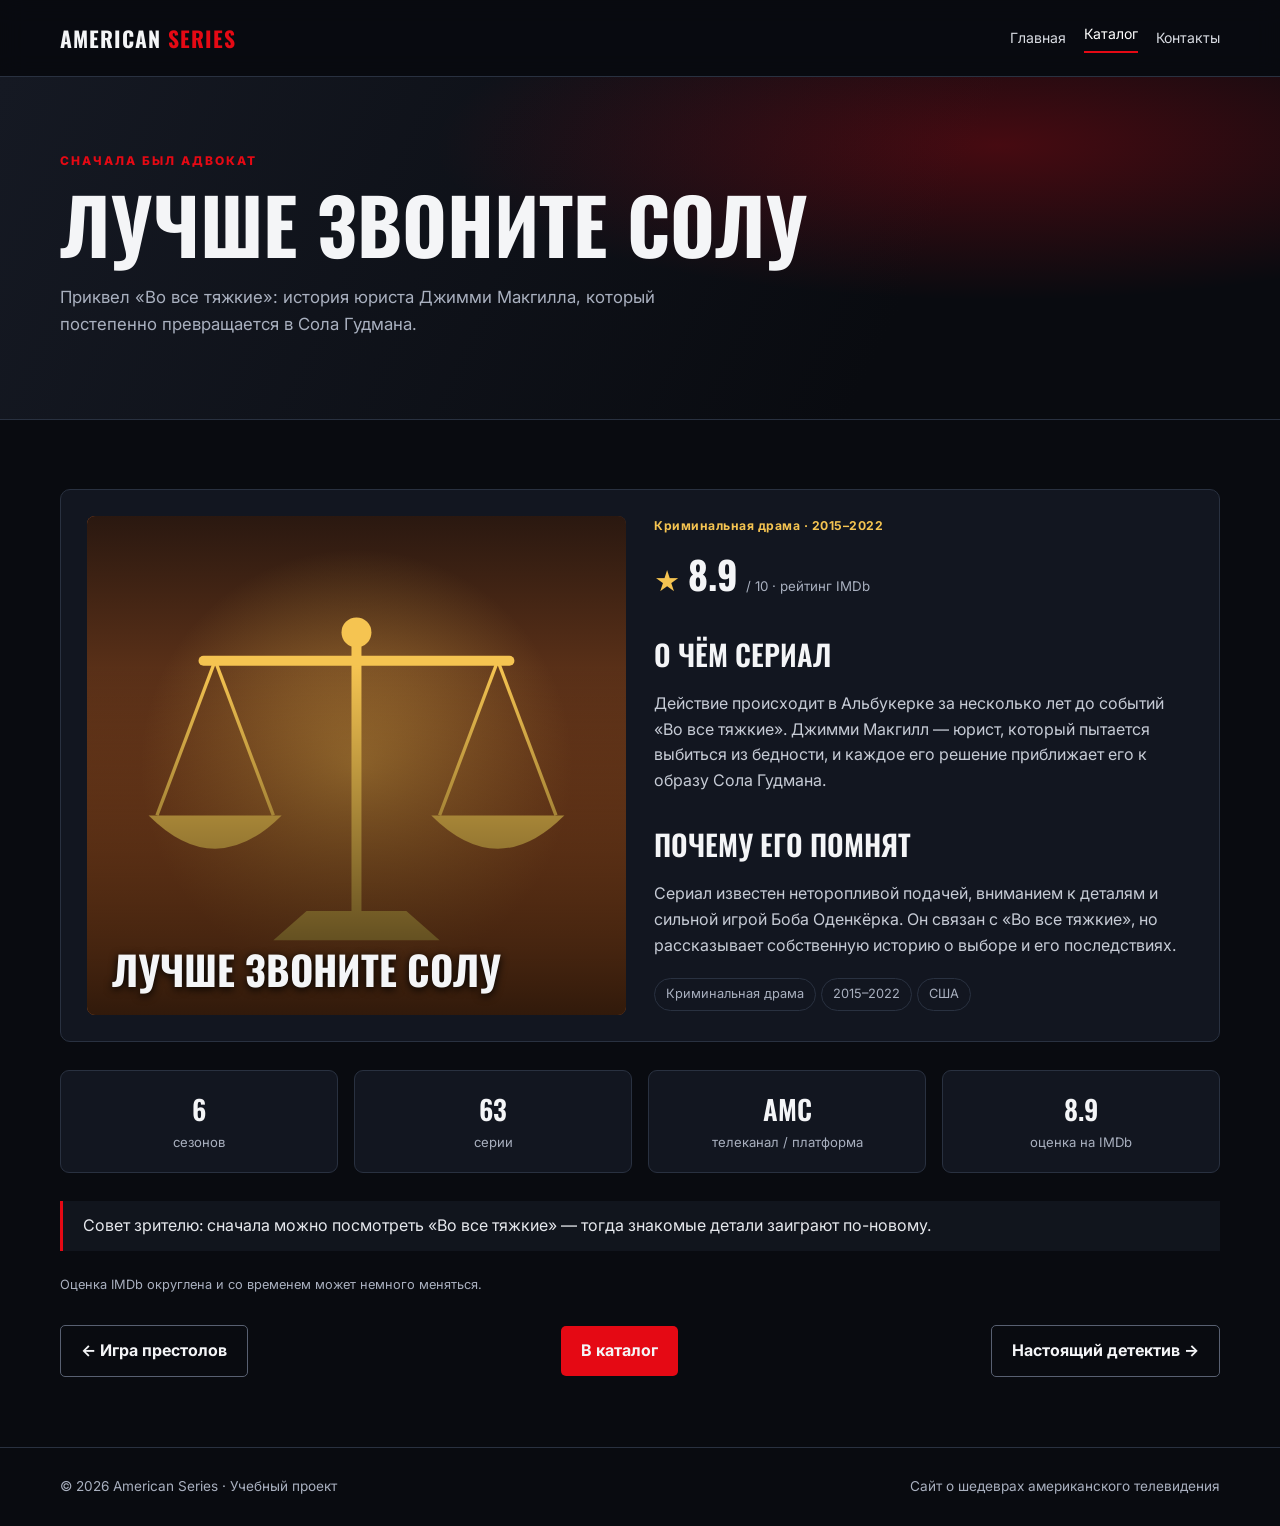
<file: better-call-saul.html>
<!DOCTYPE html>
<html lang="ru">
<head>
<meta charset="UTF-8">
<meta name="viewport" content="width=device-width, initial-scale=1.0">
<meta name="description" content="Лучше звоните Солу — шедевры американских сериалов">
<title>Лучше звоните Солу | American Series</title>
<link rel="stylesheet" href="style.css">
</head>
<body>
<header>
<div class="wrap nav">
<a class="logo" href="index.html">AMERICAN<span> SERIES</span></a>
<nav><a class="" href="index.html">Главная</a><a class="active" href="catalog.html">Каталог</a><a class="" href="contact.html">Контакты</a></nav>
</div>
</header>
<section class="hero">
<div class="wrap">
<div class="eyebrow">Сначала был адвокат</div>
<h1>Лучше звоните Солу</h1>
<p>Приквел «Во все тяжкие»: история юриста Джимми Макгилла, который постепенно превращается в Сола Гудмана.</p>
</div>
</section>

<main class="wrap">
<div class="feature">
<div class="feature-art" style="background:linear-gradient(140deg,#b85b25,#10131b 80%)">
<img src="images/better-call-saul.svg" alt="Лучше звоните Солу" loading="lazy">
<span>Лучше звоните Солу</span>
</div>
<div class="content">
<div class="meta">Криминальная драма · 2015–2022</div>
<div class="rating"><span class="star">★</span><b>8.9</b><small>/ 10 · рейтинг IMDb</small></div>
<h2>О чём сериал</h2>
<p>Действие происходит в Альбукерке за несколько лет до событий «Во все тяжкие». Джимми Макгилл — юрист, который пытается выбиться из бедности, и каждое его решение приближает его к образу Сола Гудмана.</p>
<h2>Почему его помнят</h2>
<p>Сериал известен неторопливой подачей, вниманием к деталям и сильной игрой Боба Оденкёрка. Он связан с «Во все тяжкие», но рассказывает собственную историю о выборе и его последствиях.</p>
<span class="tag">Криминальная драма</span><span class="tag">2015–2022</span><span class="tag">США</span>
</div>
</div>

<div class="facts">
<div><b>6</b><span>сезонов</span></div>
<div><b>63</b><span>серии</span></div>
<div><b>AMC</b><span>телеканал / платформа</span></div>
<div><b>8.9</b><span>оценка на IMDb</span></div>
</div>

<div class="quote">Совет зрителю: сначала можно посмотреть «Во все тяжкие» — тогда знакомые детали заиграют по-новому.</div>
<p class="note">Оценка IMDb округлена и со временем может немного меняться.</p>

<div class="pager">
<a class="btn secondary" href="game-of-thrones.html">← Игра престолов</a>
<a class="btn" href="catalog.html">В каталог</a>
<a class="btn secondary" href="true-detective.html">Настоящий детектив →</a>
</div>
</main>

<footer>
<div class="wrap foot">
<span>© 2026 American Series · Учебный проект</span>
<span>Сайт о шедеврах американского телевидения</span>
</div>
</footer>
</body>
</html>
</file>
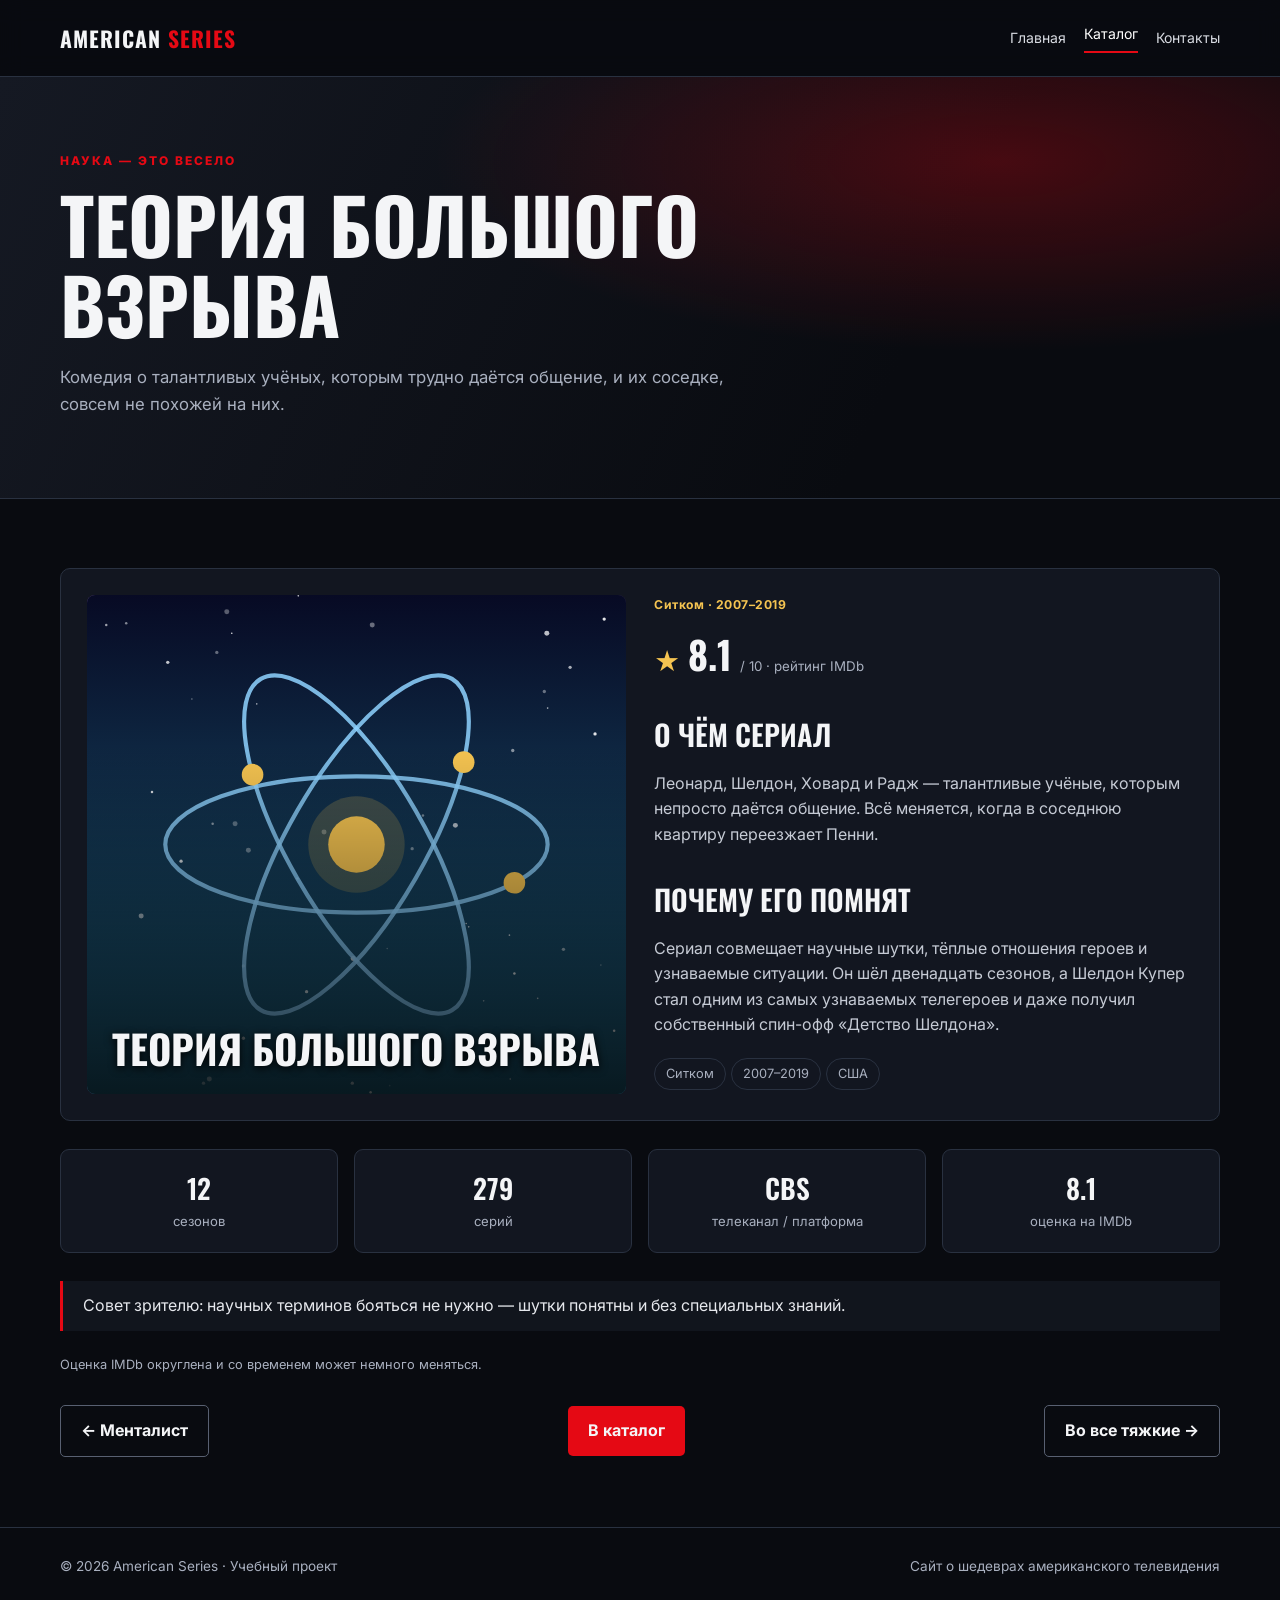
<file: big-bang-theory.html>
<!DOCTYPE html>
<html lang="ru">
<head>
<meta charset="UTF-8">
<meta name="viewport" content="width=device-width, initial-scale=1.0">
<meta name="description" content="Теория большого взрыва — шедевры американских сериалов">
<title>Теория большого взрыва | American Series</title>
<link rel="stylesheet" href="style.css">
</head>
<body>
<header>
<div class="wrap nav">
<a class="logo" href="index.html">AMERICAN<span> SERIES</span></a>
<nav><a class="" href="index.html">Главная</a><a class="active" href="catalog.html">Каталог</a><a class="" href="contact.html">Контакты</a></nav>
</div>
</header>
<section class="hero">
<div class="wrap">
<div class="eyebrow">Наука — это весело</div>
<h1>Теория большого взрыва</h1>
<p>Комедия о талантливых учёных, которым трудно даётся общение, и их соседке, совсем не похожей на них.</p>
</div>
</section>

<main class="wrap">
<div class="feature">
<div class="feature-art" style="background:linear-gradient(140deg,#644b88,#10131b 80%)">
<img src="images/big-bang-theory.svg" alt="Теория большого взрыва" loading="lazy">
<span>Теория большого взрыва</span>
</div>
<div class="content">
<div class="meta">Ситком · 2007–2019</div>
<div class="rating"><span class="star">★</span><b>8.1</b><small>/ 10 · рейтинг IMDb</small></div>
<h2>О чём сериал</h2>
<p>Леонард, Шелдон, Ховард и Радж — талантливые учёные, которым непросто даётся общение. Всё меняется, когда в соседнюю квартиру переезжает Пенни.</p>
<h2>Почему его помнят</h2>
<p>Сериал совмещает научные шутки, тёплые отношения героев и узнаваемые ситуации. Он шёл двенадцать сезонов, а Шелдон Купер стал одним из самых узнаваемых телегероев и даже получил собственный спин-офф «Детство Шелдона».</p>
<span class="tag">Ситком</span><span class="tag">2007–2019</span><span class="tag">США</span>
</div>
</div>

<div class="facts">
<div><b>12</b><span>сезонов</span></div>
<div><b>279</b><span>серий</span></div>
<div><b>CBS</b><span>телеканал / платформа</span></div>
<div><b>8.1</b><span>оценка на IMDb</span></div>
</div>

<div class="quote">Совет зрителю: научных терминов бояться не нужно — шутки понятны и без специальных знаний.</div>
<p class="note">Оценка IMDb округлена и со временем может немного меняться.</p>

<div class="pager">
<a class="btn secondary" href="mentalist.html">← Менталист</a>
<a class="btn" href="catalog.html">В каталог</a>
<a class="btn secondary" href="breaking-bad.html">Во все тяжкие →</a>
</div>
</main>

<footer>
<div class="wrap foot">
<span>© 2026 American Series · Учебный проект</span>
<span>Сайт о шедеврах американского телевидения</span>
</div>
</footer>
</body>
</html>
</file>
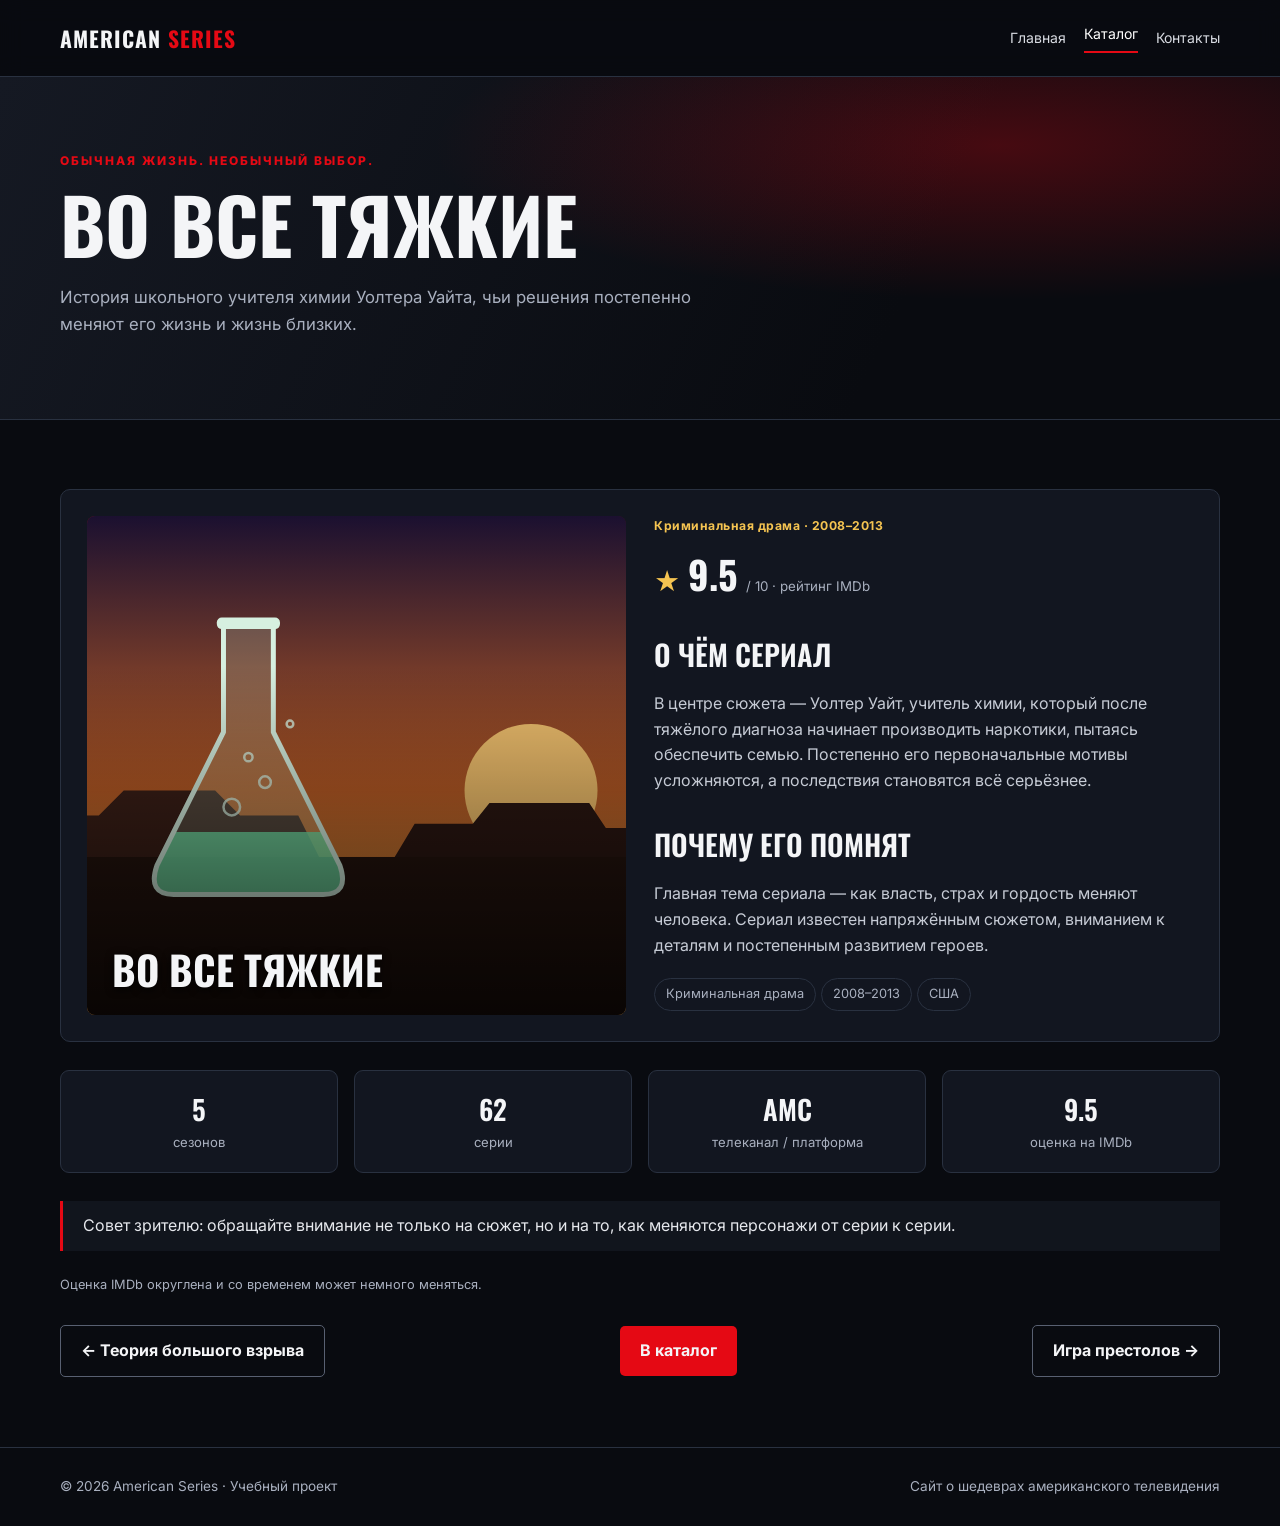
<file: breaking-bad.html>
<!DOCTYPE html>
<html lang="ru">
<head>
<meta charset="UTF-8">
<meta name="viewport" content="width=device-width, initial-scale=1.0">
<meta name="description" content="Во все тяжкие — шедевры американских сериалов">
<title>Во все тяжкие | American Series</title>
<link rel="stylesheet" href="style.css">
</head>
<body>
<header>
<div class="wrap nav">
<a class="logo" href="index.html">AMERICAN<span> SERIES</span></a>
<nav><a class="" href="index.html">Главная</a><a class="active" href="catalog.html">Каталог</a><a class="" href="contact.html">Контакты</a></nav>
</div>
</header>
<section class="hero">
<div class="wrap">
<div class="eyebrow">Обычная жизнь. Необычный выбор.</div>
<h1>Во все тяжкие</h1>
<p>История школьного учителя химии Уолтера Уайта, чьи решения постепенно меняют его жизнь и жизнь близких.</p>
</div>
</section>

<main class="wrap">
<div class="feature">
<div class="feature-art" style="background:linear-gradient(140deg,#6c111b,#10131b 80%)">
<img src="images/breaking-bad.svg" alt="Во все тяжкие" loading="lazy">
<span>Во все тяжкие</span>
</div>
<div class="content">
<div class="meta">Криминальная драма · 2008–2013</div>
<div class="rating"><span class="star">★</span><b>9.5</b><small>/ 10 · рейтинг IMDb</small></div>
<h2>О чём сериал</h2>
<p>В центре сюжета — Уолтер Уайт, учитель химии, который после тяжёлого диагноза начинает производить наркотики, пытаясь обеспечить семью. Постепенно его первоначальные мотивы усложняются, а последствия становятся всё серьёзнее.</p>
<h2>Почему его помнят</h2>
<p>Главная тема сериала — как власть, страх и гордость меняют человека. Сериал известен напряжённым сюжетом, вниманием к деталям и постепенным развитием героев.</p>
<span class="tag">Криминальная драма</span><span class="tag">2008–2013</span><span class="tag">США</span>
</div>
</div>

<div class="facts">
<div><b>5</b><span>сезонов</span></div>
<div><b>62</b><span>серии</span></div>
<div><b>AMC</b><span>телеканал / платформа</span></div>
<div><b>9.5</b><span>оценка на IMDb</span></div>
</div>

<div class="quote">Совет зрителю: обращайте внимание не только на сюжет, но и на то, как меняются персонажи от серии к серии.</div>
<p class="note">Оценка IMDb округлена и со временем может немного меняться.</p>

<div class="pager">
<a class="btn secondary" href="big-bang-theory.html">← Теория большого взрыва</a>
<a class="btn" href="catalog.html">В каталог</a>
<a class="btn secondary" href="game-of-thrones.html">Игра престолов →</a>
</div>
</main>

<footer>
<div class="wrap foot">
<span>© 2026 American Series · Учебный проект</span>
<span>Сайт о шедеврах американского телевидения</span>
</div>
</footer>
</body>
</html>
</file>
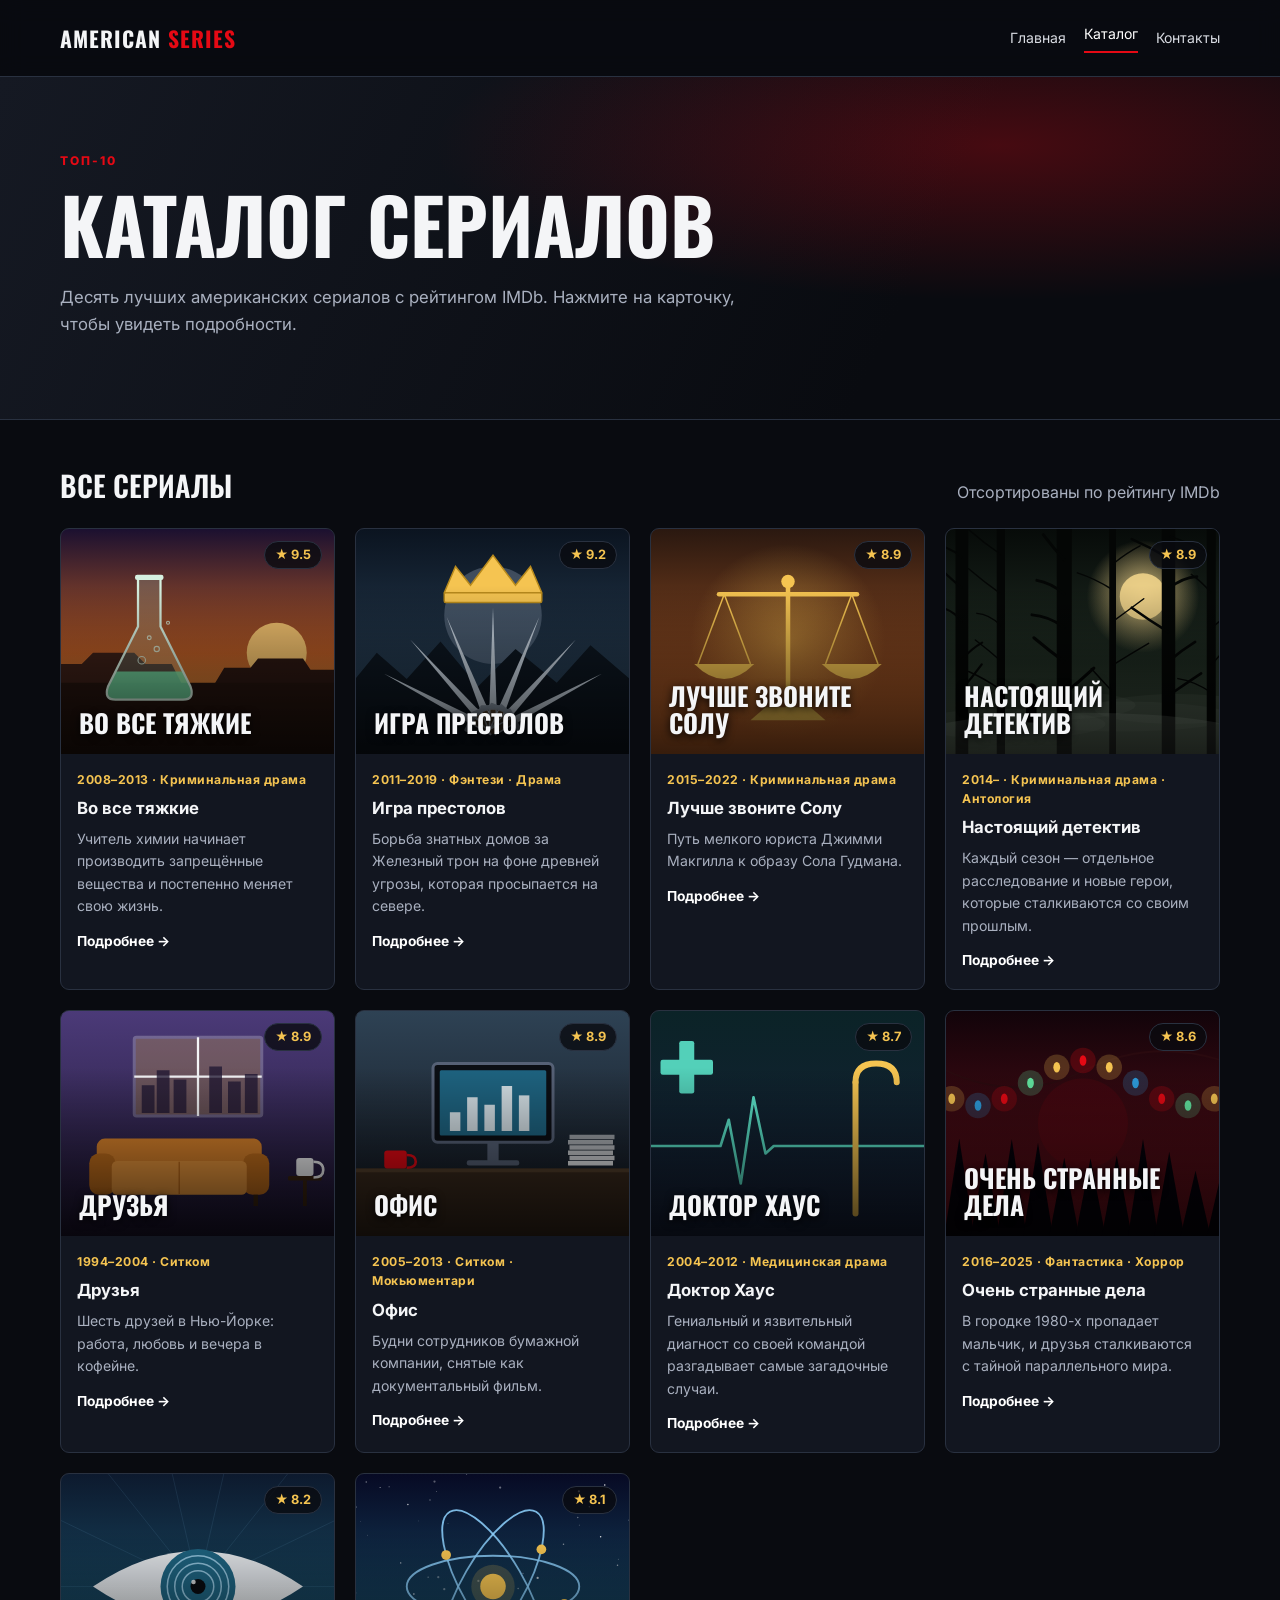
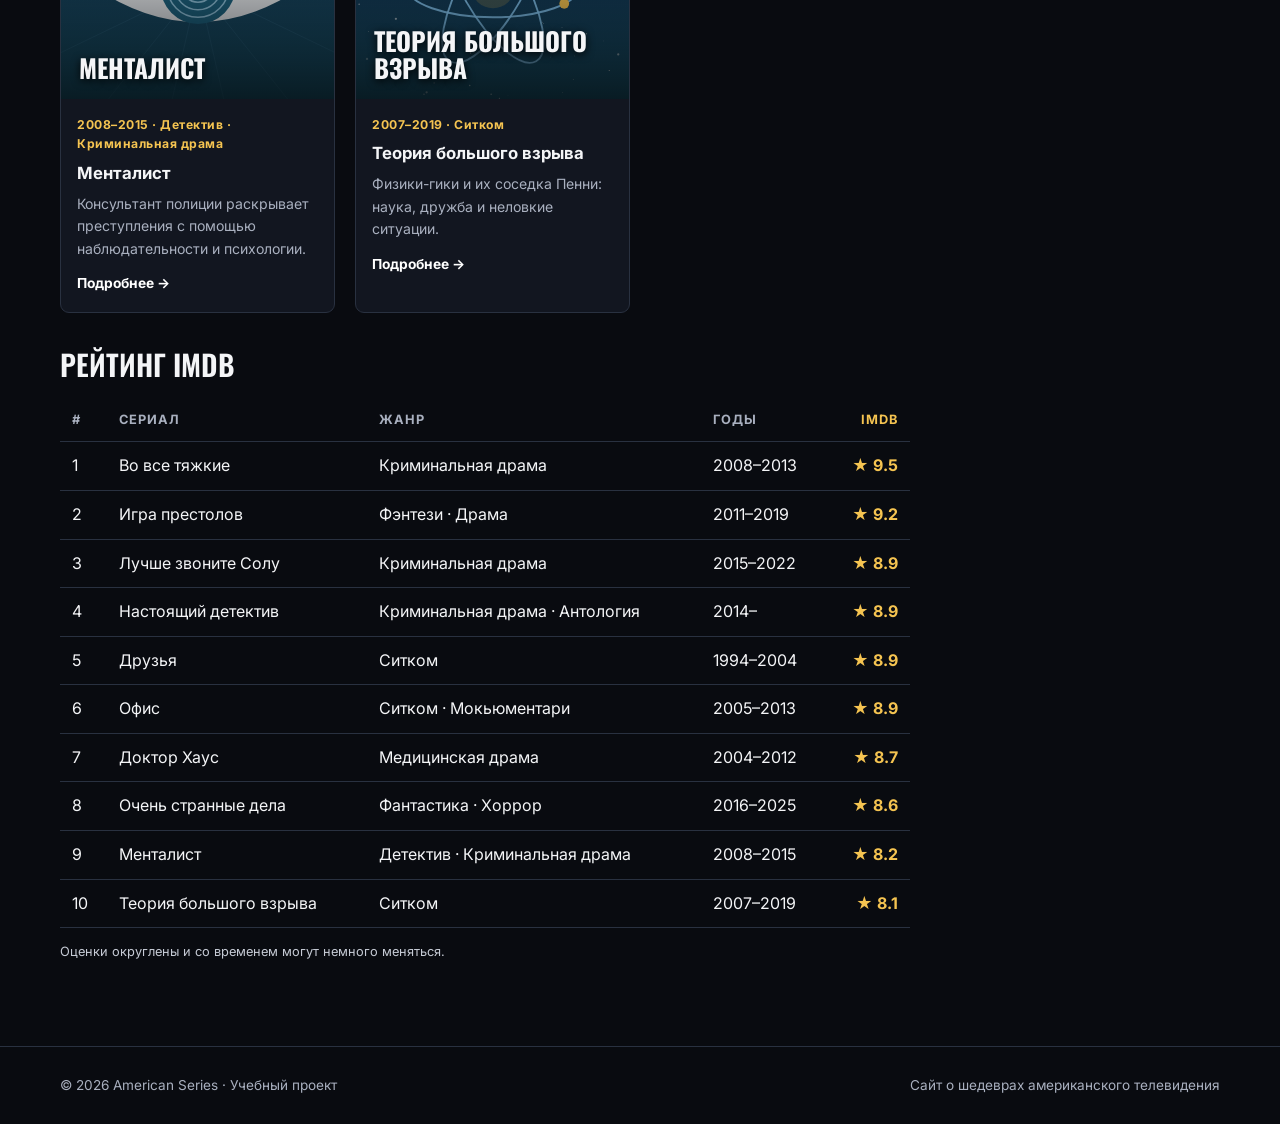
<file: catalog.html>
<!DOCTYPE html>
<html lang="ru">
<head>
<meta charset="UTF-8">
<meta name="viewport" content="width=device-width, initial-scale=1.0">
<meta name="description" content="Каталог лучших американских сериалов">
<title>Каталог | American Series</title>
<link rel="stylesheet" href="style.css">
</head>
<body>
<header>
<div class="wrap nav">
<a class="logo" href="index.html">AMERICAN<span> SERIES</span></a>
<nav><a class="" href="index.html">Главная</a><a class="active" href="catalog.html">Каталог</a><a class="" href="contact.html">Контакты</a></nav>
</div>
</header>
<section class="hero">
<div class="wrap">
<div class="eyebrow">Топ-10</div>
<h1>Каталог сериалов</h1>
<p>Десять лучших американских сериалов с рейтингом IMDb. Нажмите на карточку, чтобы увидеть подробности.</p>
</div>
</section>

<main class="wrap">
<div class="section-head"><h2>Все сериалы</h2><p>Отсортированы по рейтингу IMDb</p></div>
<div class="grid" id="series-grid"><p class="load-error">Загрузка…</p></div>

<div class="content">
<h2>Рейтинг IMDb</h2>
<table class="rt">
<thead><tr><th>#</th><th>Сериал</th><th>Жанр</th><th>Годы</th><th class="r">IMDb</th></tr></thead>
<tbody>
<tr><td>1</td><td><a href="breaking-bad.html">Во все тяжкие</a></td><td>Криминальная драма</td><td>2008–2013</td><td class="r">★ 9.5</td></tr>
<tr><td>2</td><td><a href="game-of-thrones.html">Игра престолов</a></td><td>Фэнтези · Драма</td><td>2011–2019</td><td class="r">★ 9.2</td></tr>
<tr><td>3</td><td><a href="better-call-saul.html">Лучше звоните Солу</a></td><td>Криминальная драма</td><td>2015–2022</td><td class="r">★ 8.9</td></tr>
<tr><td>4</td><td><a href="true-detective.html">Настоящий детектив</a></td><td>Криминальная драма · Антология</td><td>2014–</td><td class="r">★ 8.9</td></tr>
<tr><td>5</td><td><a href="friends.html">Друзья</a></td><td>Ситком</td><td>1994–2004</td><td class="r">★ 8.9</td></tr>
<tr><td>6</td><td><a href="the-office.html">Офис</a></td><td>Ситком · Мокьюментари</td><td>2005–2013</td><td class="r">★ 8.9</td></tr>
<tr><td>7</td><td><a href="house.html">Доктор Хаус</a></td><td>Медицинская драма</td><td>2004–2012</td><td class="r">★ 8.7</td></tr>
<tr><td>8</td><td><a href="stranger-things.html">Очень странные дела</a></td><td>Фантастика · Хоррор</td><td>2016–2025</td><td class="r">★ 8.6</td></tr>
<tr><td>9</td><td><a href="mentalist.html">Менталист</a></td><td>Детектив · Криминальная драма</td><td>2008–2015</td><td class="r">★ 8.2</td></tr>
<tr><td>10</td><td><a href="big-bang-theory.html">Теория большого взрыва</a></td><td>Ситком</td><td>2007–2019</td><td class="r">★ 8.1</td></tr>
</tbody>
</table>
<p class="note">Оценки округлены и со временем могут немного меняться.</p>
</div>
</main>

<div id="detail-section" class="modal hidden" role="dialog" aria-modal="true">
<div class="modal-box">
<button id="close-btn" class="modal-close" aria-label="Закрыть">×</button>
<div id="detail-card"></div>
</div>
</div>
<script src="catalog.js"></script>
<footer>
<div class="wrap foot">
<span>© 2026 American Series · Учебный проект</span>
<span>Сайт о шедеврах американского телевидения</span>
</div>
</footer>
</body>
</html>
</file>
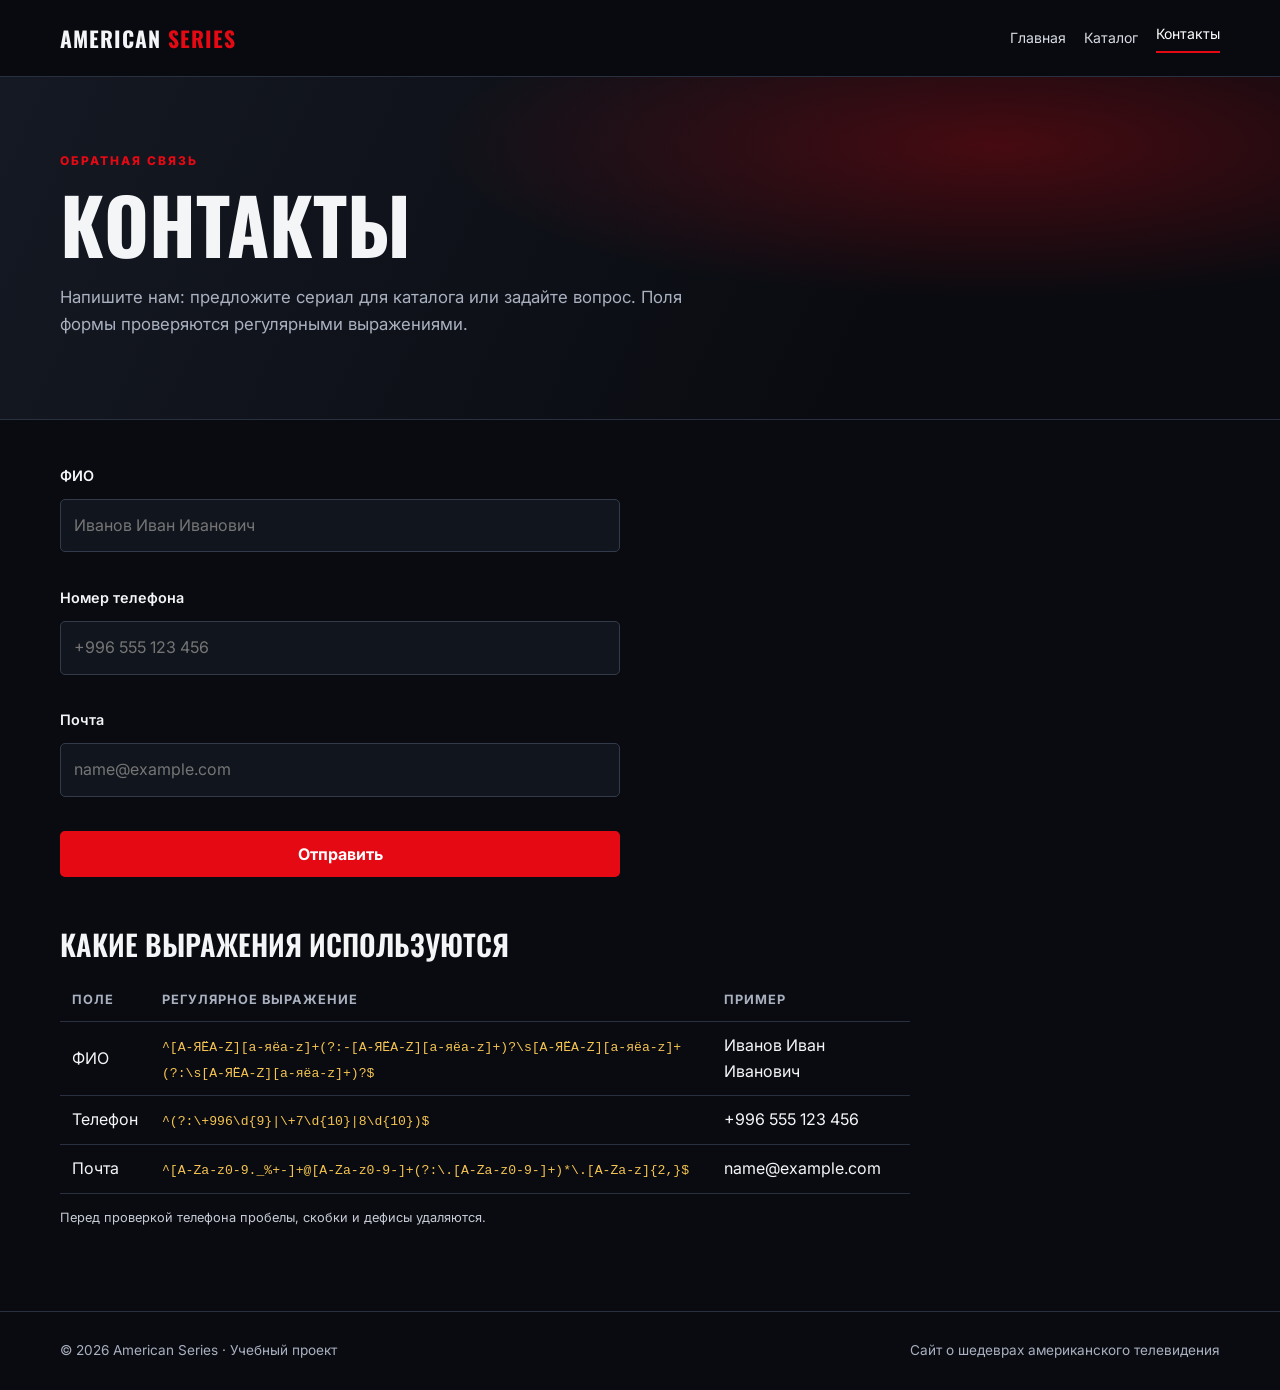
<file: contact.html>
<!DOCTYPE html>
<html lang="ru">
<head>
<meta charset="UTF-8">
<meta name="viewport" content="width=device-width, initial-scale=1.0">
<meta name="description" content="Форма обратной связи American Series">
<title>Контакты | American Series</title>
<link rel="stylesheet" href="style.css">
</head>
<body>
<header>
<div class="wrap nav">
<a class="logo" href="index.html">AMERICAN<span> SERIES</span></a>
<nav><a class="" href="index.html">Главная</a><a class="" href="catalog.html">Каталог</a><a class="active" href="contact.html">Контакты</a></nav>
</div>
</header>
<section class="hero">
<div class="wrap">
<div class="eyebrow">Обратная связь</div>
<h1>Контакты</h1>
<p>Напишите нам: предложите сериал для каталога или задайте вопрос. Поля формы проверяются регулярными выражениями.</p>
</div>
</section>

<main class="wrap">
<div class="content">
<form class="contact-form" id="contactForm" novalidate>
<div class="field"><label for="fio">ФИО</label>
<input id="fio" name="fio" type="text" placeholder="Иванов Иван Иванович" autocomplete="name"><div class="msg"></div></div>
<div class="field"><label for="phone">Номер телефона</label>
<input id="phone" name="phone" type="tel" placeholder="+996 555 123 456" autocomplete="tel"><div class="msg"></div></div>
<div class="field"><label for="email">Почта</label>
<input id="email" name="email" type="email" placeholder="name@example.com" autocomplete="email"><div class="msg"></div></div>
<button type="submit">Отправить</button>
<div id="result" class="result" role="status"></div>
</form>

<h2>Какие выражения используются</h2>
<table class="rt">
<thead><tr><th>Поле</th><th>Регулярное выражение</th><th>Пример</th></tr></thead>
<tbody>
<tr><td>ФИО</td><td><code>^[А-ЯЁA-Z][а-яёa-z]+(?:-[А-ЯЁA-Z][а-яёa-z]+)?\s[А-ЯЁA-Z][а-яёa-z]+(?:\s[А-ЯЁA-Z][а-яёa-z]+)?$</code></td><td>Иванов Иван Иванович</td></tr>
<tr><td>Телефон</td><td><code>^(?:\+996\d{9}|\+7\d{10}|8\d{10})$</code></td><td>+996 555 123 456</td></tr>
<tr><td>Почта</td><td><code>^[A-Za-z0-9._%+-]+@[A-Za-z0-9-]+(?:\.[A-Za-z0-9-]+)*\.[A-Za-z]{2,}$</code></td><td>name@example.com</td></tr>
</tbody>
</table>
<p class="note">Перед проверкой телефона пробелы, скобки и дефисы удаляются.</p>
</div>
</main>
<script src="validate.js"></script>

<footer>
<div class="wrap foot">
<span>© 2026 American Series · Учебный проект</span>
<span>Сайт о шедеврах американского телевидения</span>
</div>
</footer>
</body>
</html>
</file>
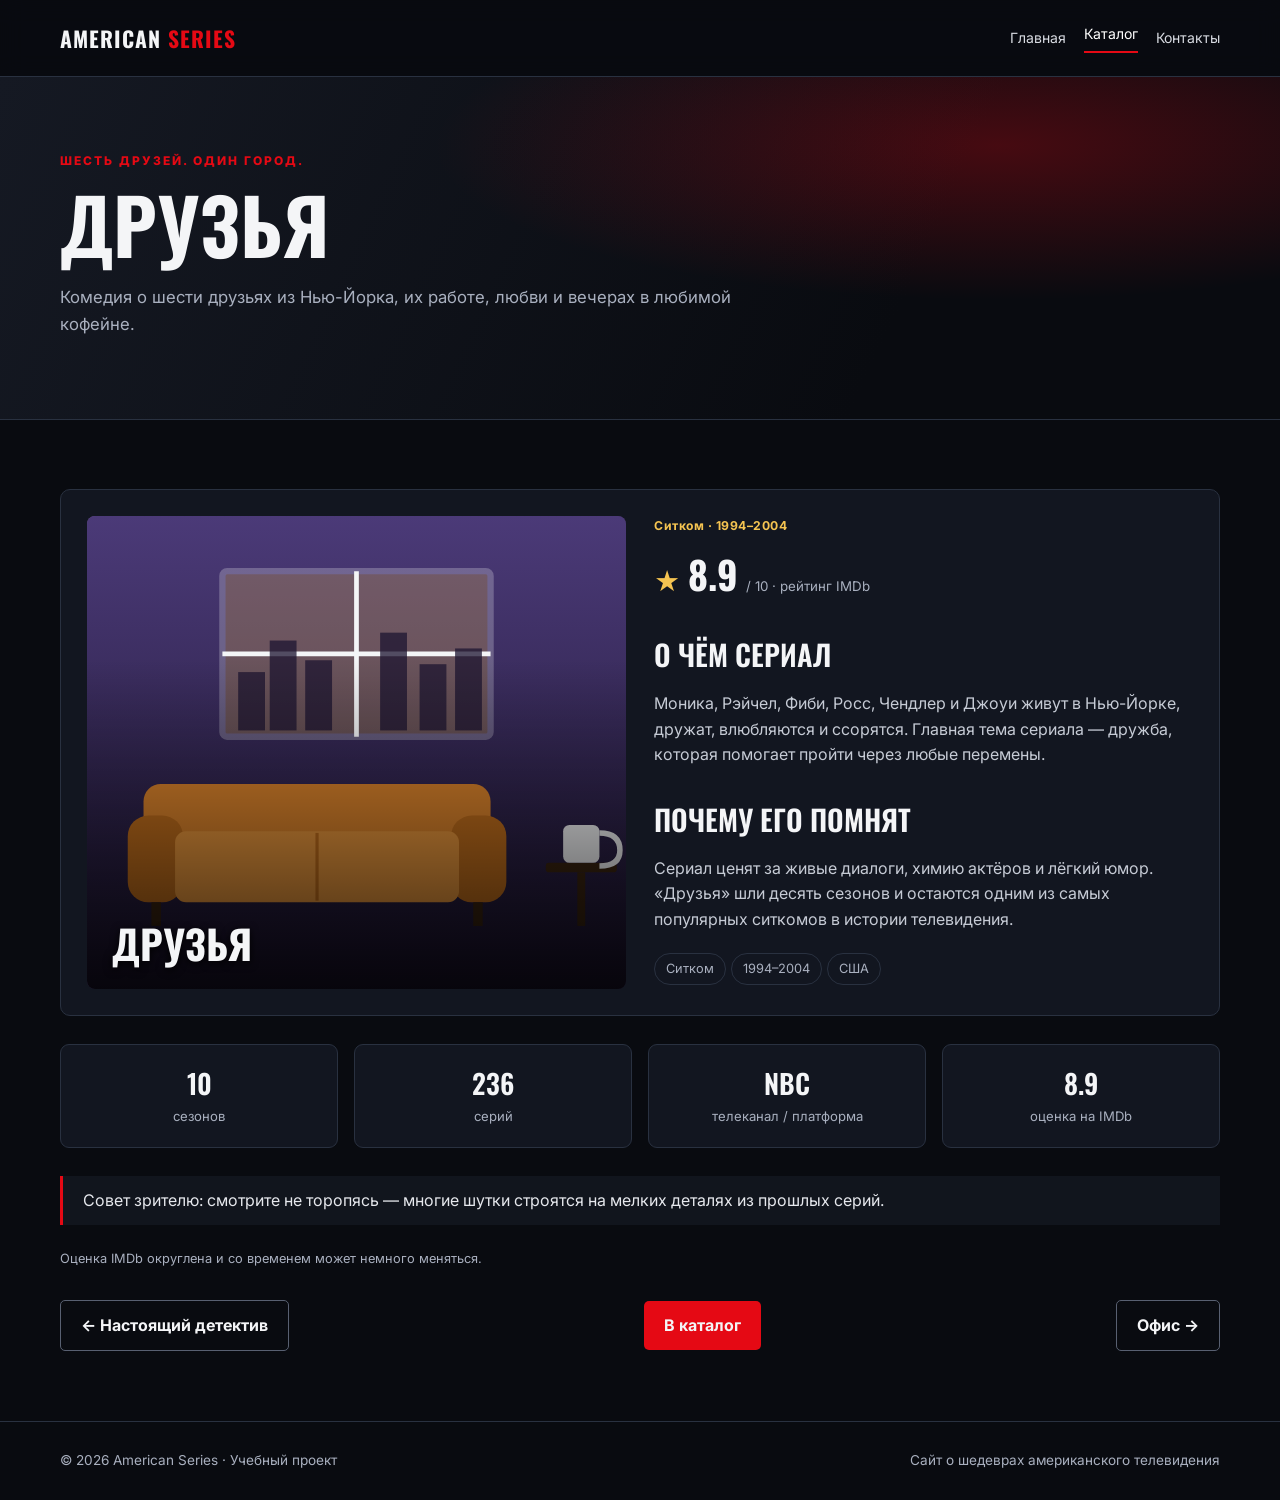
<file: friends.html>
<!DOCTYPE html>
<html lang="ru">
<head>
<meta charset="UTF-8">
<meta name="viewport" content="width=device-width, initial-scale=1.0">
<meta name="description" content="Друзья — шедевры американских сериалов">
<title>Друзья | American Series</title>
<link rel="stylesheet" href="style.css">
</head>
<body>
<header>
<div class="wrap nav">
<a class="logo" href="index.html">AMERICAN<span> SERIES</span></a>
<nav><a class="" href="index.html">Главная</a><a class="active" href="catalog.html">Каталог</a><a class="" href="contact.html">Контакты</a></nav>
</div>
</header>
<section class="hero">
<div class="wrap">
<div class="eyebrow">Шесть друзей. Один город.</div>
<h1>Друзья</h1>
<p>Комедия о шести друзьях из Нью-Йорка, их работе, любви и вечерах в любимой кофейне.</p>
</div>
</section>

<main class="wrap">
<div class="feature">
<div class="feature-art" style="background:linear-gradient(140deg,#644b88,#10131b 80%)">
<img src="images/friends.svg" alt="Друзья" loading="lazy">
<span>Друзья</span>
</div>
<div class="content">
<div class="meta">Ситком · 1994–2004</div>
<div class="rating"><span class="star">★</span><b>8.9</b><small>/ 10 · рейтинг IMDb</small></div>
<h2>О чём сериал</h2>
<p>Моника, Рэйчел, Фиби, Росс, Чендлер и Джоуи живут в Нью-Йорке, дружат, влюбляются и ссорятся. Главная тема сериала — дружба, которая помогает пройти через любые перемены.</p>
<h2>Почему его помнят</h2>
<p>Сериал ценят за живые диалоги, химию актёров и лёгкий юмор. «Друзья» шли десять сезонов и остаются одним из самых популярных ситкомов в истории телевидения.</p>
<span class="tag">Ситком</span><span class="tag">1994–2004</span><span class="tag">США</span>
</div>
</div>

<div class="facts">
<div><b>10</b><span>сезонов</span></div>
<div><b>236</b><span>серий</span></div>
<div><b>NBC</b><span>телеканал / платформа</span></div>
<div><b>8.9</b><span>оценка на IMDb</span></div>
</div>

<div class="quote">Совет зрителю: смотрите не торопясь — многие шутки строятся на мелких деталях из прошлых серий.</div>
<p class="note">Оценка IMDb округлена и со временем может немного меняться.</p>

<div class="pager">
<a class="btn secondary" href="true-detective.html">← Настоящий детектив</a>
<a class="btn" href="catalog.html">В каталог</a>
<a class="btn secondary" href="the-office.html">Офис →</a>
</div>
</main>

<footer>
<div class="wrap foot">
<span>© 2026 American Series · Учебный проект</span>
<span>Сайт о шедеврах американского телевидения</span>
</div>
</footer>
</body>
</html>
</file>
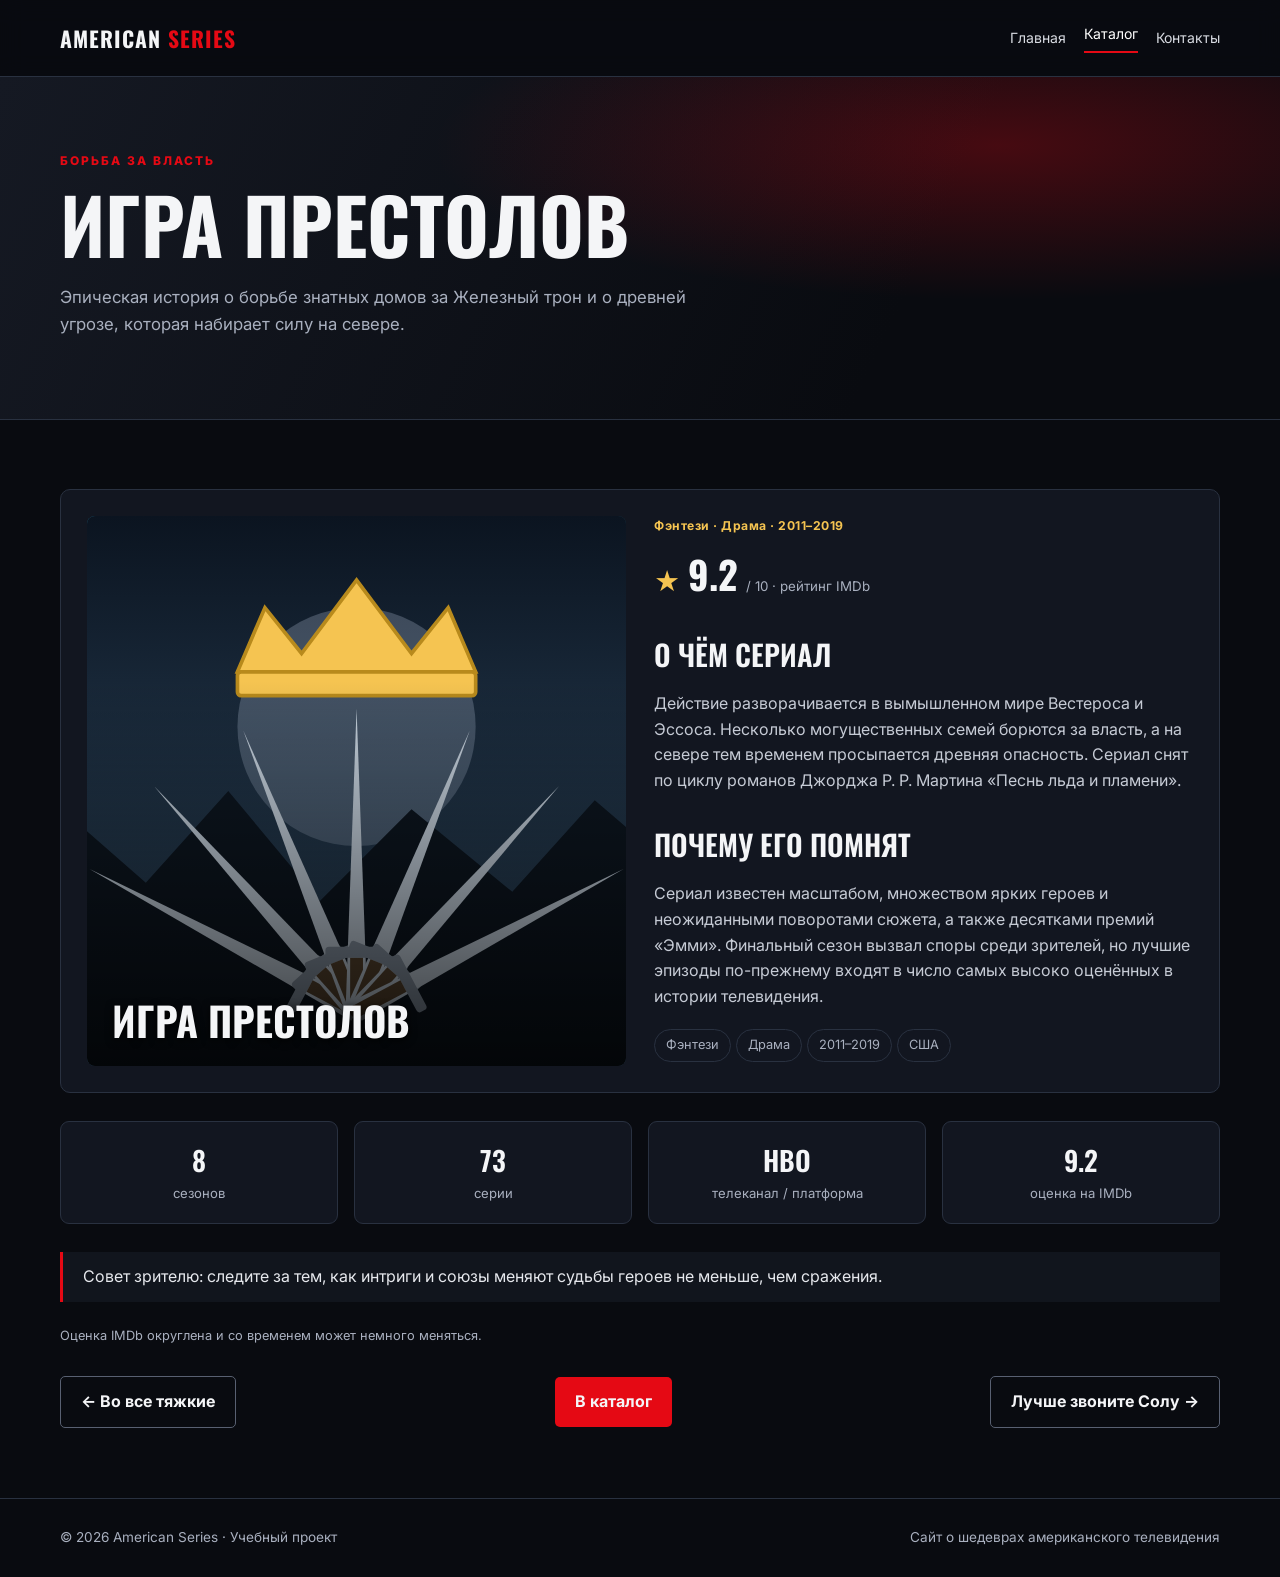
<file: game-of-thrones.html>
<!DOCTYPE html>
<html lang="ru">
<head>
<meta charset="UTF-8">
<meta name="viewport" content="width=device-width, initial-scale=1.0">
<meta name="description" content="Игра престолов — шедевры американских сериалов">
<title>Игра престолов | American Series</title>
<link rel="stylesheet" href="style.css">
</head>
<body>
<header>
<div class="wrap nav">
<a class="logo" href="index.html">AMERICAN<span> SERIES</span></a>
<nav><a class="" href="index.html">Главная</a><a class="active" href="catalog.html">Каталог</a><a class="" href="contact.html">Контакты</a></nav>
</div>
</header>
<section class="hero">
<div class="wrap">
<div class="eyebrow">Борьба за власть</div>
<h1>Игра престолов</h1>
<p>Эпическая история о борьбе знатных домов за Железный трон и о древней угрозе, которая набирает силу на севере.</p>
</div>
</section>

<main class="wrap">
<div class="feature">
<div class="feature-art" style="background:linear-gradient(140deg,#1e6380,#10131b 80%)">
<img src="images/game-of-thrones.svg" alt="Игра престолов" loading="lazy">
<span>Игра престолов</span>
</div>
<div class="content">
<div class="meta">Фэнтези · Драма · 2011–2019</div>
<div class="rating"><span class="star">★</span><b>9.2</b><small>/ 10 · рейтинг IMDb</small></div>
<h2>О чём сериал</h2>
<p>Действие разворачивается в вымышленном мире Вестероса и Эссоса. Несколько могущественных семей борются за власть, а на севере тем временем просыпается древняя опасность. Сериал снят по циклу романов Джорджа Р. Р. Мартина «Песнь льда и пламени».</p>
<h2>Почему его помнят</h2>
<p>Сериал известен масштабом, множеством ярких героев и неожиданными поворотами сюжета, а также десятками премий «Эмми». Финальный сезон вызвал споры среди зрителей, но лучшие эпизоды по-прежнему входят в число самых высоко оценённых в истории телевидения.</p>
<span class="tag">Фэнтези</span><span class="tag">Драма</span><span class="tag">2011–2019</span><span class="tag">США</span>
</div>
</div>

<div class="facts">
<div><b>8</b><span>сезонов</span></div>
<div><b>73</b><span>серии</span></div>
<div><b>HBO</b><span>телеканал / платформа</span></div>
<div><b>9.2</b><span>оценка на IMDb</span></div>
</div>

<div class="quote">Совет зрителю: следите за тем, как интриги и союзы меняют судьбы героев не меньше, чем сражения.</div>
<p class="note">Оценка IMDb округлена и со временем может немного меняться.</p>

<div class="pager">
<a class="btn secondary" href="breaking-bad.html">← Во все тяжкие</a>
<a class="btn" href="catalog.html">В каталог</a>
<a class="btn secondary" href="better-call-saul.html">Лучше звоните Солу →</a>
</div>
</main>

<footer>
<div class="wrap foot">
<span>© 2026 American Series · Учебный проект</span>
<span>Сайт о шедеврах американского телевидения</span>
</div>
</footer>
</body>
</html>
</file>
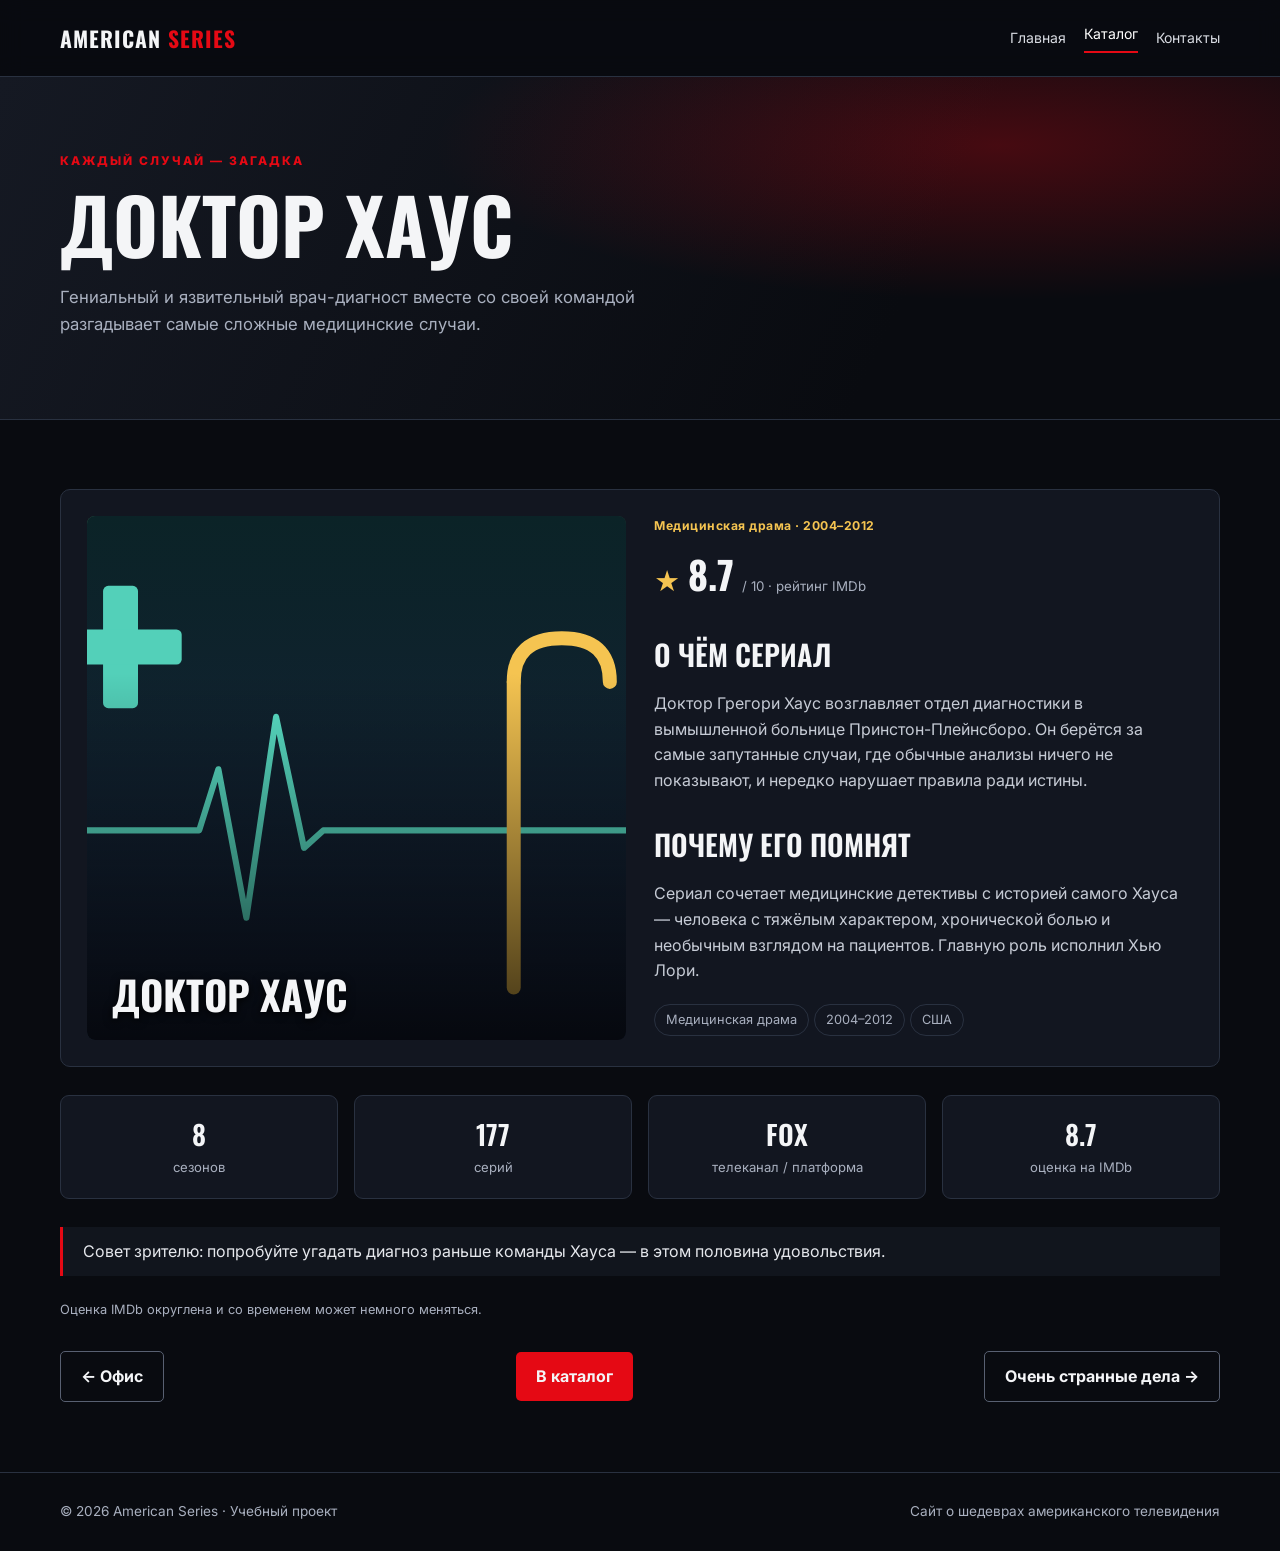
<file: house.html>
<!DOCTYPE html>
<html lang="ru">
<head>
<meta charset="UTF-8">
<meta name="viewport" content="width=device-width, initial-scale=1.0">
<meta name="description" content="Доктор Хаус — шедевры американских сериалов">
<title>Доктор Хаус | American Series</title>
<link rel="stylesheet" href="style.css">
</head>
<body>
<header>
<div class="wrap nav">
<a class="logo" href="index.html">AMERICAN<span> SERIES</span></a>
<nav><a class="" href="index.html">Главная</a><a class="active" href="catalog.html">Каталог</a><a class="" href="contact.html">Контакты</a></nav>
</div>
</header>
<section class="hero">
<div class="wrap">
<div class="eyebrow">Каждый случай — загадка</div>
<h1>Доктор Хаус</h1>
<p>Гениальный и язвительный врач-диагност вместе со своей командой разгадывает самые сложные медицинские случаи.</p>
</div>
</section>

<main class="wrap">
<div class="feature">
<div class="feature-art" style="background:linear-gradient(140deg,#32654a,#10131b 80%)">
<img src="images/house.svg" alt="Доктор Хаус" loading="lazy">
<span>Доктор Хаус</span>
</div>
<div class="content">
<div class="meta">Медицинская драма · 2004–2012</div>
<div class="rating"><span class="star">★</span><b>8.7</b><small>/ 10 · рейтинг IMDb</small></div>
<h2>О чём сериал</h2>
<p>Доктор Грегори Хаус возглавляет отдел диагностики в вымышленной больнице Принстон-Плейнсборо. Он берётся за самые запутанные случаи, где обычные анализы ничего не показывают, и нередко нарушает правила ради истины.</p>
<h2>Почему его помнят</h2>
<p>Сериал сочетает медицинские детективы с историей самого Хауса — человека с тяжёлым характером, хронической болью и необычным взглядом на пациентов. Главную роль исполнил Хью Лори.</p>
<span class="tag">Медицинская драма</span><span class="tag">2004–2012</span><span class="tag">США</span>
</div>
</div>

<div class="facts">
<div><b>8</b><span>сезонов</span></div>
<div><b>177</b><span>серий</span></div>
<div><b>FOX</b><span>телеканал / платформа</span></div>
<div><b>8.7</b><span>оценка на IMDb</span></div>
</div>

<div class="quote">Совет зрителю: попробуйте угадать диагноз раньше команды Хауса — в этом половина удовольствия.</div>
<p class="note">Оценка IMDb округлена и со временем может немного меняться.</p>

<div class="pager">
<a class="btn secondary" href="the-office.html">← Офис</a>
<a class="btn" href="catalog.html">В каталог</a>
<a class="btn secondary" href="stranger-things.html">Очень странные дела →</a>
</div>
</main>

<footer>
<div class="wrap foot">
<span>© 2026 American Series · Учебный проект</span>
<span>Сайт о шедеврах американского телевидения</span>
</div>
</footer>
</body>
</html>
</file>
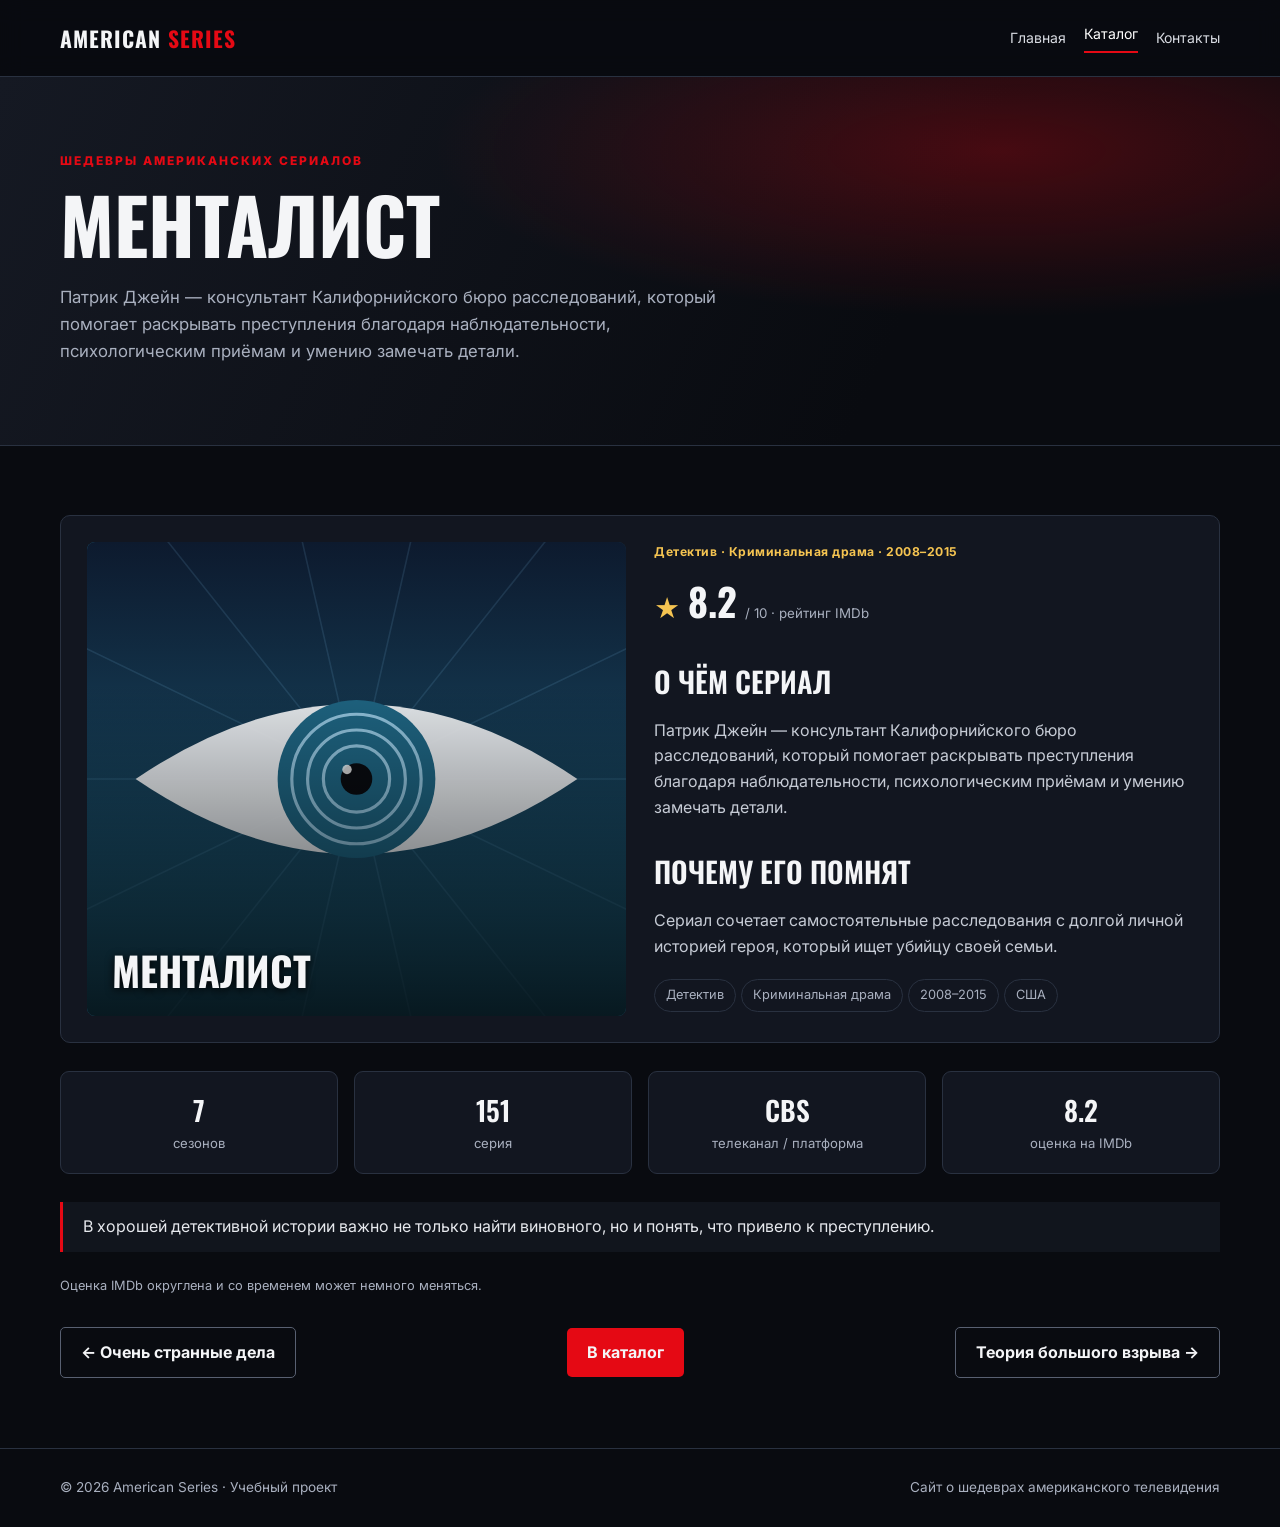
<file: mentalist.html>
<!DOCTYPE html>
<html lang="ru">
<head>
<meta charset="UTF-8">
<meta name="viewport" content="width=device-width, initial-scale=1.0">
<meta name="description" content="Менталист — шедевры американских сериалов">
<title>Менталист | American Series</title>
<link rel="stylesheet" href="style.css">
</head>
<body>
<header>
<div class="wrap nav">
<a class="logo" href="index.html">AMERICAN<span> SERIES</span></a>
<nav><a class="" href="index.html">Главная</a><a class="active" href="catalog.html">Каталог</a><a class="" href="contact.html">Контакты</a></nav>
</div>
</header>
<section class="hero">
<div class="wrap">
<div class="eyebrow">Шедевры американских сериалов</div>
<h1>Менталист</h1>
<p>Патрик Джейн — консультант Калифорнийского бюро расследований, который помогает раскрывать преступления благодаря наблюдательности, психологическим приёмам и умению замечать детали.</p>
</div>
</section>

<main class="wrap">
<div class="feature">
<div class="feature-art" style="background:linear-gradient(140deg,#1e6380,#10131b 80%)">
<img src="images/mentalist.svg" alt="Менталист" loading="lazy">
<span>Менталист</span>
</div>
<div class="content">
<div class="meta">Детектив · Криминальная драма · 2008–2015</div>
<div class="rating"><span class="star">★</span><b>8.2</b><small>/ 10 · рейтинг IMDb</small></div>
<h2>О чём сериал</h2>
<p>Патрик Джейн — консультант Калифорнийского бюро расследований, который помогает раскрывать преступления благодаря наблюдательности, психологическим приёмам и умению замечать детали.</p>
<h2>Почему его помнят</h2>
<p>Сериал сочетает самостоятельные расследования с долгой личной историей героя, который ищет убийцу своей семьи.</p>
<span class="tag">Детектив</span><span class="tag">Криминальная драма</span><span class="tag">2008–2015</span><span class="tag">США</span>
</div>
</div>

<div class="facts">
<div><b>7</b><span>сезонов</span></div>
<div><b>151</b><span>серия</span></div>
<div><b>CBS</b><span>телеканал / платформа</span></div>
<div><b>8.2</b><span>оценка на IMDb</span></div>
</div>

<div class="quote">В хорошей детективной истории важно не только найти виновного, но и понять, что привело к преступлению.</div>
<p class="note">Оценка IMDb округлена и со временем может немного меняться.</p>

<div class="pager">
<a class="btn secondary" href="stranger-things.html">← Очень странные дела</a>
<a class="btn" href="catalog.html">В каталог</a>
<a class="btn secondary" href="big-bang-theory.html">Теория большого взрыва →</a>
</div>
</main>

<footer>
<div class="wrap foot">
<span>© 2026 American Series · Учебный проект</span>
<span>Сайт о шедеврах американского телевидения</span>
</div>
</footer>
</body>
</html>
</file>
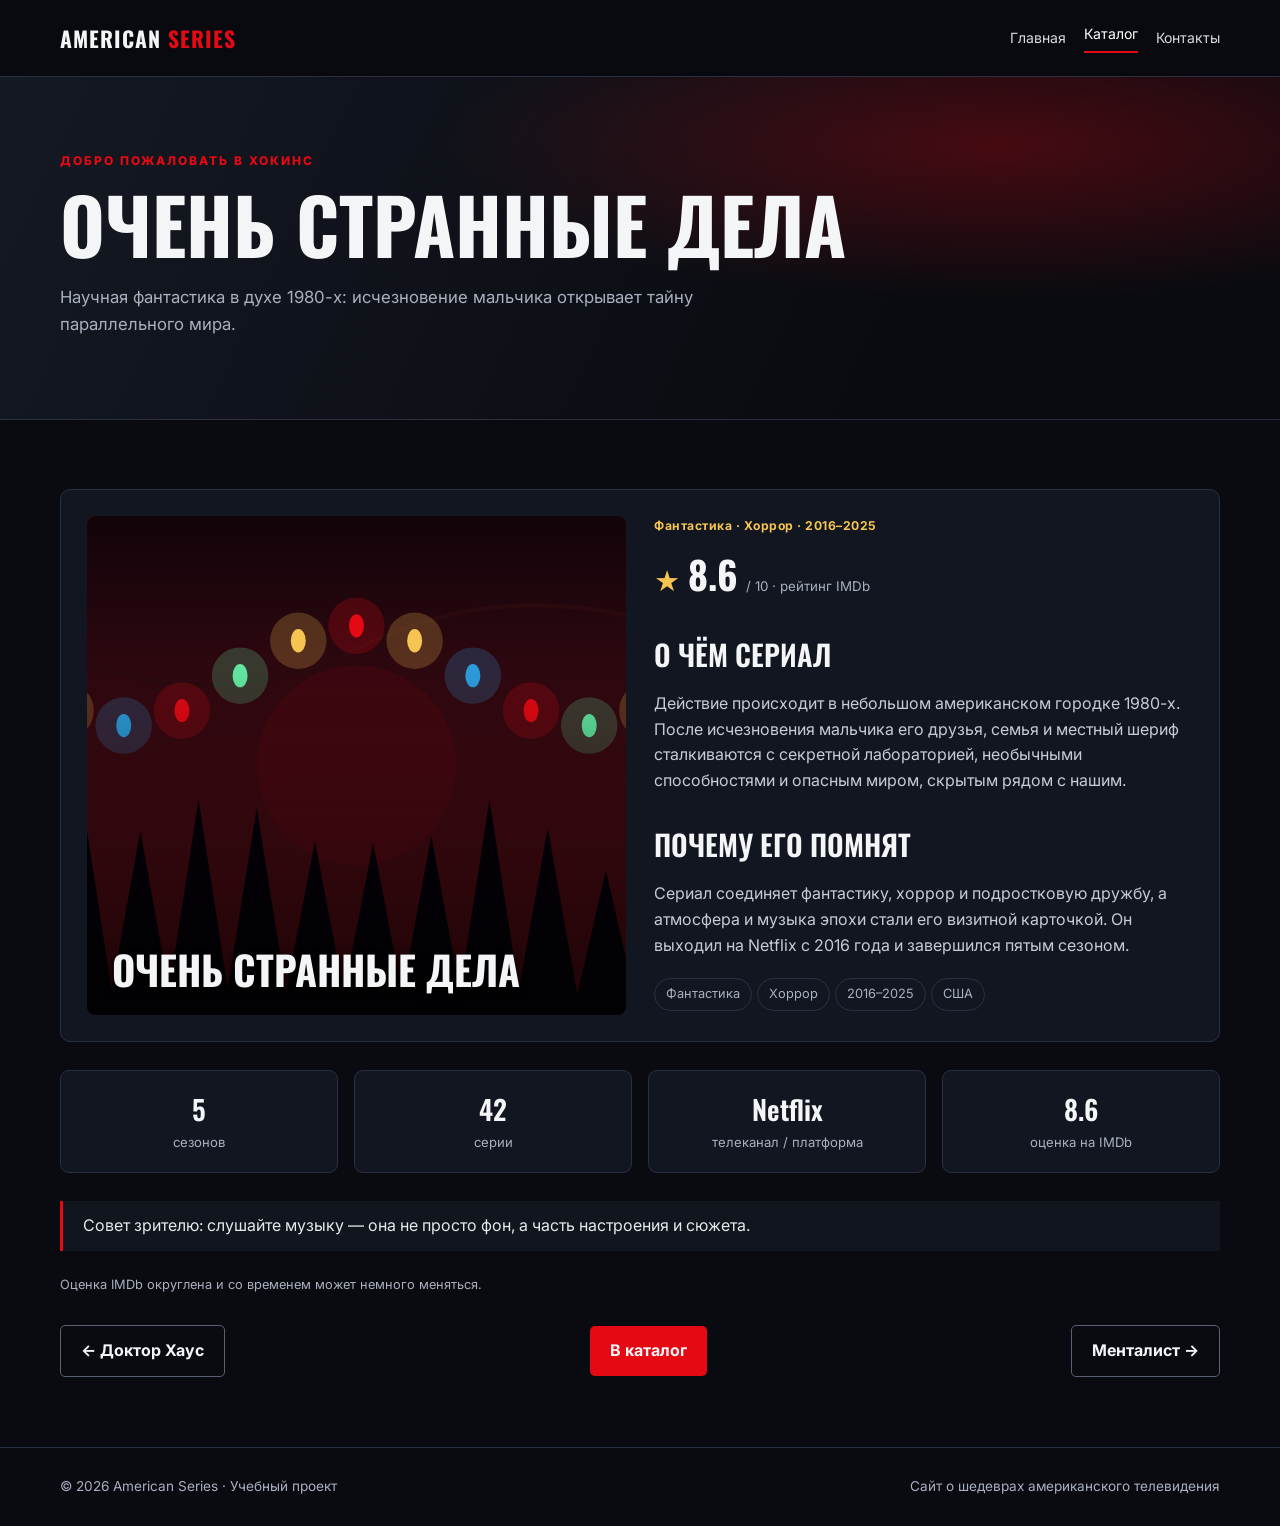
<file: stranger-things.html>
<!DOCTYPE html>
<html lang="ru">
<head>
<meta charset="UTF-8">
<meta name="viewport" content="width=device-width, initial-scale=1.0">
<meta name="description" content="Очень странные дела — шедевры американских сериалов">
<title>Очень странные дела | American Series</title>
<link rel="stylesheet" href="style.css">
</head>
<body>
<header>
<div class="wrap nav">
<a class="logo" href="index.html">AMERICAN<span> SERIES</span></a>
<nav><a class="" href="index.html">Главная</a><a class="active" href="catalog.html">Каталог</a><a class="" href="contact.html">Контакты</a></nav>
</div>
</header>
<section class="hero">
<div class="wrap">
<div class="eyebrow">Добро пожаловать в Хокинс</div>
<h1>Очень странные дела</h1>
<p>Научная фантастика в духе 1980-х: исчезновение мальчика открывает тайну параллельного мира.</p>
</div>
</section>

<main class="wrap">
<div class="feature">
<div class="feature-art" style="background:linear-gradient(140deg,#7b1019,#10131b 80%)">
<img src="images/stranger-things.svg" alt="Очень странные дела" loading="lazy">
<span>Очень странные дела</span>
</div>
<div class="content">
<div class="meta">Фантастика · Хоррор · 2016–2025</div>
<div class="rating"><span class="star">★</span><b>8.6</b><small>/ 10 · рейтинг IMDb</small></div>
<h2>О чём сериал</h2>
<p>Действие происходит в небольшом американском городке 1980-х. После исчезновения мальчика его друзья, семья и местный шериф сталкиваются с секретной лабораторией, необычными способностями и опасным миром, скрытым рядом с нашим.</p>
<h2>Почему его помнят</h2>
<p>Сериал соединяет фантастику, хоррор и подростковую дружбу, а атмосфера и музыка эпохи стали его визитной карточкой. Он выходил на Netflix с 2016 года и завершился пятым сезоном.</p>
<span class="tag">Фантастика</span><span class="tag">Хоррор</span><span class="tag">2016–2025</span><span class="tag">США</span>
</div>
</div>

<div class="facts">
<div><b>5</b><span>сезонов</span></div>
<div><b>42</b><span>серии</span></div>
<div><b>Netflix</b><span>телеканал / платформа</span></div>
<div><b>8.6</b><span>оценка на IMDb</span></div>
</div>

<div class="quote">Совет зрителю: слушайте музыку — она не просто фон, а часть настроения и сюжета.</div>
<p class="note">Оценка IMDb округлена и со временем может немного меняться.</p>

<div class="pager">
<a class="btn secondary" href="house.html">← Доктор Хаус</a>
<a class="btn" href="catalog.html">В каталог</a>
<a class="btn secondary" href="mentalist.html">Менталист →</a>
</div>
</main>

<footer>
<div class="wrap foot">
<span>© 2026 American Series · Учебный проект</span>
<span>Сайт о шедеврах американского телевидения</span>
</div>
</footer>
</body>
</html>
</file>
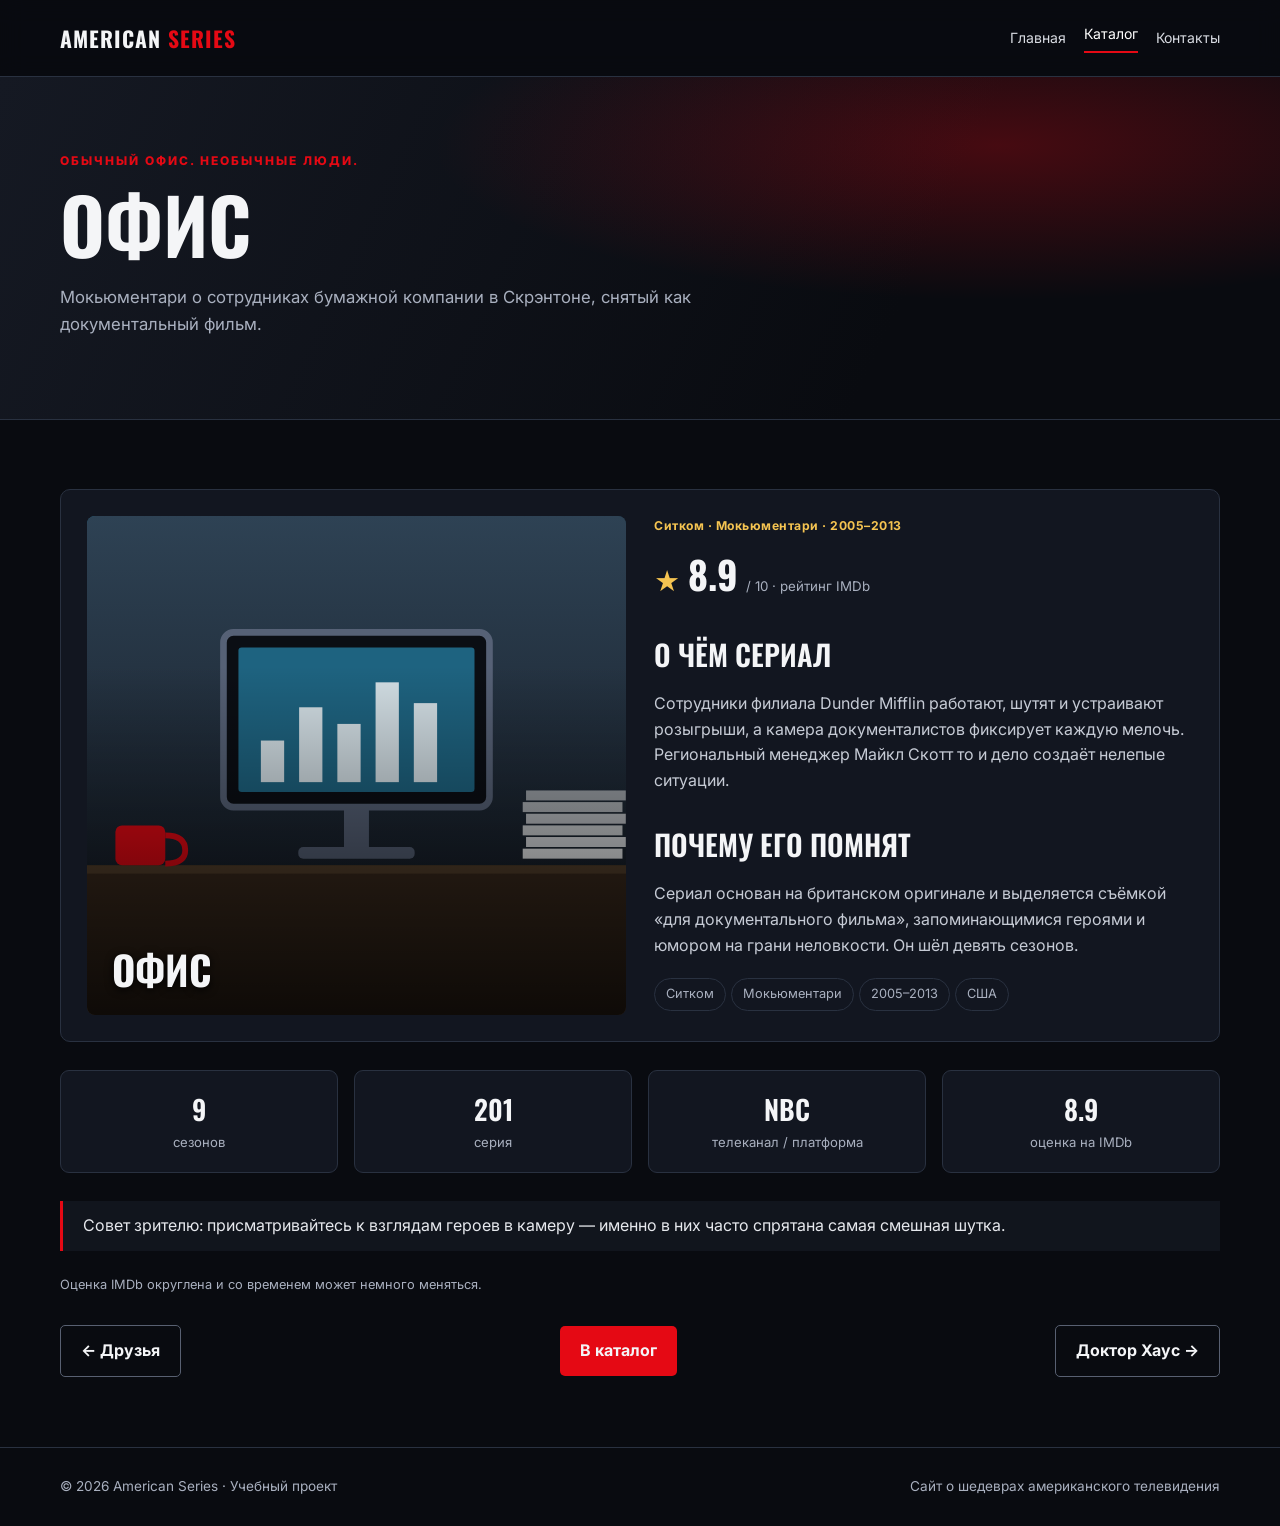
<file: the-office.html>
<!DOCTYPE html>
<html lang="ru">
<head>
<meta charset="UTF-8">
<meta name="viewport" content="width=device-width, initial-scale=1.0">
<meta name="description" content="Офис — шедевры американских сериалов">
<title>Офис | American Series</title>
<link rel="stylesheet" href="style.css">
</head>
<body>
<header>
<div class="wrap nav">
<a class="logo" href="index.html">AMERICAN<span> SERIES</span></a>
<nav><a class="" href="index.html">Главная</a><a class="active" href="catalog.html">Каталог</a><a class="" href="contact.html">Контакты</a></nav>
</div>
</header>
<section class="hero">
<div class="wrap">
<div class="eyebrow">Обычный офис. Необычные люди.</div>
<h1>Офис</h1>
<p>Мокьюментари о сотрудниках бумажной компании в Скрэнтоне, снятый как документальный фильм.</p>
</div>
</section>

<main class="wrap">
<div class="feature">
<div class="feature-art" style="background:linear-gradient(140deg,#1e6380,#10131b 80%)">
<img src="images/the-office.svg" alt="Офис" loading="lazy">
<span>Офис</span>
</div>
<div class="content">
<div class="meta">Ситком · Мокьюментари · 2005–2013</div>
<div class="rating"><span class="star">★</span><b>8.9</b><small>/ 10 · рейтинг IMDb</small></div>
<h2>О чём сериал</h2>
<p>Сотрудники филиала Dunder Mifflin работают, шутят и устраивают розыгрыши, а камера документалистов фиксирует каждую мелочь. Региональный менеджер Майкл Скотт то и дело создаёт нелепые ситуации.</p>
<h2>Почему его помнят</h2>
<p>Сериал основан на британском оригинале и выделяется съёмкой «для документального фильма», запоминающимися героями и юмором на грани неловкости. Он шёл девять сезонов.</p>
<span class="tag">Ситком</span><span class="tag">Мокьюментари</span><span class="tag">2005–2013</span><span class="tag">США</span>
</div>
</div>

<div class="facts">
<div><b>9</b><span>сезонов</span></div>
<div><b>201</b><span>серия</span></div>
<div><b>NBC</b><span>телеканал / платформа</span></div>
<div><b>8.9</b><span>оценка на IMDb</span></div>
</div>

<div class="quote">Совет зрителю: присматривайтесь к взглядам героев в камеру — именно в них часто спрятана самая смешная шутка.</div>
<p class="note">Оценка IMDb округлена и со временем может немного меняться.</p>

<div class="pager">
<a class="btn secondary" href="friends.html">← Друзья</a>
<a class="btn" href="catalog.html">В каталог</a>
<a class="btn secondary" href="house.html">Доктор Хаус →</a>
</div>
</main>

<footer>
<div class="wrap foot">
<span>© 2026 American Series · Учебный проект</span>
<span>Сайт о шедеврах американского телевидения</span>
</div>
</footer>
</body>
</html>
</file>
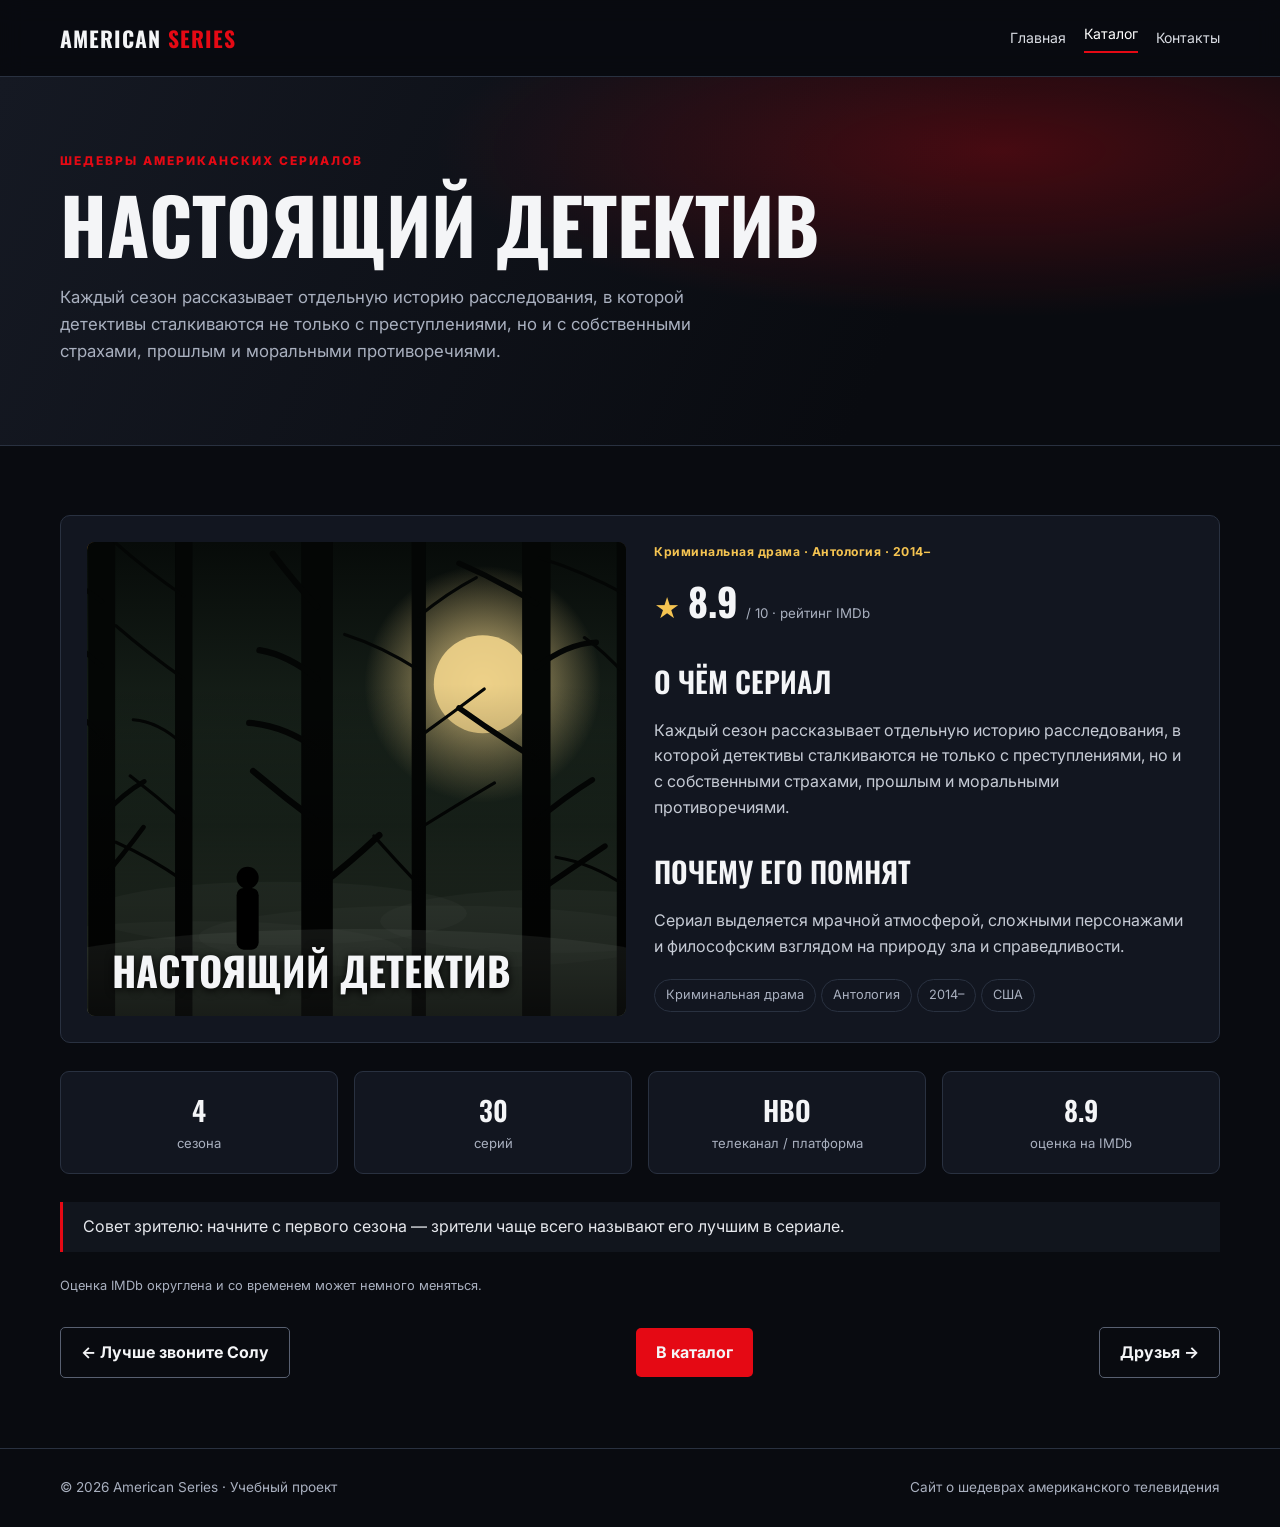
<file: true-detective.html>
<!DOCTYPE html>
<html lang="ru">
<head>
<meta charset="UTF-8">
<meta name="viewport" content="width=device-width, initial-scale=1.0">
<meta name="description" content="Настоящий детектив — шедевры американских сериалов">
<title>Настоящий детектив | American Series</title>
<link rel="stylesheet" href="style.css">
</head>
<body>
<header>
<div class="wrap nav">
<a class="logo" href="index.html">AMERICAN<span> SERIES</span></a>
<nav><a class="" href="index.html">Главная</a><a class="active" href="catalog.html">Каталог</a><a class="" href="contact.html">Контакты</a></nav>
</div>
</header>
<section class="hero">
<div class="wrap">
<div class="eyebrow">Шедевры американских сериалов</div>
<h1>Настоящий детектив</h1>
<p>Каждый сезон рассказывает отдельную историю расследования, в которой детективы сталкиваются не только с преступлениями, но и с собственными страхами, прошлым и моральными противоречиями.</p>
</div>
</section>

<main class="wrap">
<div class="feature">
<div class="feature-art" style="background:linear-gradient(140deg,#9a6b24,#10131b 80%)">
<img src="images/true-detective.svg" alt="Настоящий детектив" loading="lazy">
<span>Настоящий детектив</span>
</div>
<div class="content">
<div class="meta">Криминальная драма · Антология · 2014–</div>
<div class="rating"><span class="star">★</span><b>8.9</b><small>/ 10 · рейтинг IMDb</small></div>
<h2>О чём сериал</h2>
<p>Каждый сезон рассказывает отдельную историю расследования, в которой детективы сталкиваются не только с преступлениями, но и с собственными страхами, прошлым и моральными противоречиями.</p>
<h2>Почему его помнят</h2>
<p>Сериал выделяется мрачной атмосферой, сложными персонажами и философским взглядом на природу зла и справедливости.</p>
<span class="tag">Криминальная драма</span><span class="tag">Антология</span><span class="tag">2014–</span><span class="tag">США</span>
</div>
</div>

<div class="facts">
<div><b>4</b><span>сезона</span></div>
<div><b>30</b><span>серий</span></div>
<div><b>HBO</b><span>телеканал / платформа</span></div>
<div><b>8.9</b><span>оценка на IMDb</span></div>
</div>

<div class="quote">Совет зрителю: начните с первого сезона — зрители чаще всего называют его лучшим в сериале.</div>
<p class="note">Оценка IMDb округлена и со временем может немного меняться.</p>

<div class="pager">
<a class="btn secondary" href="better-call-saul.html">← Лучше звоните Солу</a>
<a class="btn" href="catalog.html">В каталог</a>
<a class="btn secondary" href="friends.html">Друзья →</a>
</div>
</main>

<footer>
<div class="wrap foot">
<span>© 2026 American Series · Учебный проект</span>
<span>Сайт о шедеврах американского телевидения</span>
</div>
</footer>
</body>
</html>
</file>
<file: style.css>
@import url('https://fonts.googleapis.com/css2?family=Inter:wght@400;500;600;700;800&family=Oswald:wght@500;600;700&display=swap');
:root{--bg:#090b10;--panel:#121620;--panel2:#191f2b;--text:#f4f5f7;--muted:#a9b0bf;--red:#e50914;--line:#293140;--gold:#f5c451}
*{box-sizing:border-box}html{scroll-behavior:smooth}body{margin:0;background:var(--bg);color:var(--text);font-family:Inter,Arial,sans-serif;line-height:1.6}a{color:inherit;text-decoration:none}.wrap{width:min(1160px,92%);margin:auto}
header{position:sticky;top:0;z-index:10;background:rgba(9,11,16,.94);backdrop-filter:blur(12px);border-bottom:1px solid var(--line)}
.nav{min-height:76px;display:flex;align-items:center;justify-content:space-between;gap:24px}.logo{font:700 1.35rem Oswald,sans-serif;letter-spacing:1px;white-space:nowrap}.logo span{color:var(--red)}nav{display:flex;flex-wrap:wrap;gap:18px;align-items:center}nav a{font-size:.88rem;color:#d8dbe2;transition:.2s}nav a:hover,nav a.active{color:#fff}nav a.active{border-bottom:2px solid var(--red);padding-bottom:5px}
.hero{padding:74px 0 64px;background:radial-gradient(ellipse at 78% 20%,rgba(229,9,20,.28),transparent 40%),linear-gradient(115deg,#151923,#090b10 70%);border-bottom:1px solid var(--line)}.eyebrow{color:var(--red);font-weight:800;letter-spacing:2px;text-transform:uppercase;font-size:.75rem}.hero h1{font:700 clamp(2.5rem,6vw,5.1rem)/1.04 Oswald,sans-serif;max-width:800px;margin:14px 0 20px;text-transform:uppercase}.hero p{max-width:680px;color:var(--muted);font-size:1.05rem}.btn{display:inline-block;background:var(--red);padding:12px 20px;border-radius:5px;font-weight:700;margin-top:15px;transition:.2s}.btn:hover{background:#b90710;transform:translateY(-2px)}.btn.secondary{background:transparent;border:1px solid #586071;margin-left:8px}
main{padding:44px 0 70px}.section-head{display:flex;align-items:end;justify-content:space-between;gap:16px;margin-bottom:22px}.section-head h2,.content h2{font:600 1.8rem Oswald,sans-serif;text-transform:uppercase;margin:0}.section-head p{color:var(--muted);margin:0}.grid{display:grid;grid-template-columns:repeat(4,minmax(0,1fr));gap:20px}.card{background:var(--panel);border:1px solid var(--line);border-radius:9px;overflow:hidden;transition:.22s}.card:hover{transform:translateY(-5px);border-color:#5b6578}.poster{height:225px;display:flex;align-items:end;padding:18px;position:relative;overflow:hidden;background:linear-gradient(145deg,#343a49,#11151d)}.poster:before{content:"";position:absolute;width:220px;height:220px;border-radius:50%;right:-70px;top:-70px;background:rgba(255,255,255,.09)}.poster:after{content:"";position:absolute;inset:0;background:linear-gradient(0deg,rgba(0,0,0,.72),transparent 75%)}.poster strong{position:relative;z-index:1;font:700 1.6rem Oswald,sans-serif;text-transform:uppercase;line-height:1.05;max-width:230px;text-shadow:0 2px 8px #000}.poster.red{background:linear-gradient(140deg,#7b1019,#1c1019 65%,#090b10)}.poster.blue{background:linear-gradient(140deg,#1e6380,#17213a 65%,#090b10)}.poster.gold{background:linear-gradient(140deg,#9a6b24,#35251c 65%,#090b10)}.poster.purple{background:linear-gradient(140deg,#644b88,#21182f 65%,#090b10)}.poster.green{background:linear-gradient(140deg,#32654a,#17251f 65%,#090b10)}.poster.orange{background:linear-gradient(140deg,#b85b25,#402018 65%,#090b10)}.card-body{padding:16px}.meta{font-size:.76rem;color:var(--gold);font-weight:700;letter-spacing:.5px}.card h3{margin:6px 0;font-size:1.05rem}.card p{color:var(--muted);font-size:.88rem;margin:0 0 10px}.read{color:#fff;font-weight:700;font-size:.86rem}.read:hover{color:var(--red)}
.content{max-width:850px}.content h2{margin:30px 0 10px}.content p,.content li{color:#c6cbd5}.content ul{padding-left:22px}.feature{display:grid;grid-template-columns:1fr 1fr;gap:28px;align-items:center;background:var(--panel);border:1px solid var(--line);padding:26px;border-radius:10px;margin:25px 0}.feature-art{min-height:300px;border-radius:8px;display:flex;align-items:end;padding:25px;background:radial-gradient(circle at 70% 25%,rgba(255,255,255,.18),transparent 20%),linear-gradient(140deg,#6c111b,#161019 75%)}.feature-art span{font:700 2.5rem Oswald,sans-serif;text-transform:uppercase;line-height:1.05}.quote{border-left:3px solid var(--red);padding:12px 20px;background:#11151d;color:#e6e8ed;margin:24px 0}.tag{display:inline-block;border:1px solid var(--line);border-radius:99px;padding:5px 11px;color:var(--muted);font-size:.8rem;margin:4px 5px 4px 0}.notice{background:#171b24;border:1px solid var(--line);border-radius:8px;padding:18px;color:var(--muted)}.contact-form{display:grid;gap:12px;max-width:600px}.contact-form input,.contact-form textarea{width:100%;background:#11151d;border:1px solid #333b4b;border-radius:5px;padding:13px;color:white;font:inherit}.contact-form textarea{min-height:130px;resize:vertical}.contact-form button{border:0;cursor:pointer;color:white;font:700 1rem Inter;background:var(--red);padding:13px;border-radius:5px}
footer{border-top:1px solid var(--line);padding:28px 0;color:var(--muted);font-size:.85rem}.foot{display:flex;justify-content:space-between;gap:18px;flex-wrap:wrap}
@media(max-width:900px){.grid{grid-template-columns:repeat(2,minmax(0,1fr))}.nav{align-items:flex-start;padding:18px 0;flex-direction:column}nav{gap:12px}.feature{grid-template-columns:1fr}}@media(max-width:520px){.grid{grid-template-columns:1fr}.poster{height:260px}.hero{padding:50px 0}.btn.secondary{margin-left:0}.section-head{align-items:flex-start;flex-direction:column}}
/* --- картинки в карточках --- */
.poster img,.feature-art img{position:absolute;inset:0;width:100%;height:100%;object-fit:cover;transition:transform .35s}
.card:hover .poster img{transform:scale(1.05)}
.poster.has-img:before{display:none}
.chip{position:absolute;z-index:1;top:12px;right:12px;background:rgba(9,11,16,.8);border:1px solid var(--line);color:var(--gold);font-weight:700;font-size:.8rem;padding:3px 10px;border-radius:99px}
.feature-art{position:relative;overflow:hidden}
.feature-art:after{content:"";position:absolute;inset:0;background:linear-gradient(0deg,rgba(0,0,0,.75),transparent 70%)}
.feature-art span{position:relative;z-index:1;text-shadow:0 2px 8px #000}
/* --- оценка, факты, навигация --- */
.rating{display:flex;align-items:baseline;gap:8px;margin:10px 0 4px}.rating .star{color:var(--gold);font-size:1.6rem}.rating b{font:700 2.4rem Oswald,sans-serif}.rating small{color:var(--muted)}
.facts{display:grid;grid-template-columns:repeat(4,1fr);gap:16px;margin:28px 0}.facts div{background:var(--panel);border:1px solid var(--line);border-radius:9px;padding:18px;text-align:center}.facts b{display:block;font:600 1.7rem Oswald,sans-serif}.facts span{color:var(--muted);font-size:.82rem}
.pager{display:flex;flex-wrap:wrap;gap:10px;justify-content:space-between;align-items:center;margin-top:30px}.pager .btn{margin:0}.pager .btn.secondary{margin-left:0}
.note{color:var(--muted);font-size:.8rem}
.rt{width:100%;border-collapse:collapse;margin:14px 0}.rt th,.rt td{text-align:left;padding:11px 12px;border-bottom:1px solid var(--line)}.rt th{color:var(--muted);font-size:.8rem;text-transform:uppercase;letter-spacing:1px}.rt .r{text-align:right;color:var(--gold);font-weight:700}.rt a:hover{color:var(--red)}
@media(max-width:900px){.facts{grid-template-columns:repeat(2,1fr)}}
@media(max-width:520px){.rt th:nth-child(3),.rt td:nth-child(3){display:none}}
.feature-art{align-self:stretch;min-height:340px}
/* --- форма и проверка --- */
.field label{display:block;font-weight:600;font-size:.88rem;margin-bottom:6px}
.field .err{color:#ff6b73;font-size:.8rem;min-height:1.2em;margin-top:4px}
.field.bad input{border-color:#e5484d}.field.good input{border-color:#3fb27f}
.form-status{font-weight:600;min-height:1.4em}.form-status.ok{color:#3fb27f}.form-status.fail{color:#ff6b73}
/* --- форма и проверка --- */
.contact-form{max-width:560px;margin:0 0 20px}.field{display:grid;gap:6px}.field label{font-weight:600;font-size:.9rem}
.contact-form input.bad{border-color:var(--red)}.contact-form input.good{border-color:#3fb67a}
.msg{min-height:1.2em;font-size:.82rem}.msg.err{color:#ff6b73}.msg.ok{color:#3fb67a}
.result{margin-top:4px;padding:0;font-weight:600}.result.success,.result.fail{padding:12px 14px;border-radius:6px}.result.success{background:rgba(63,182,122,.14);color:#6fe0a3}.result.fail{background:rgba(229,9,20,.14);color:#ff8a90}
code{font-family:ui-monospace,Consolas,monospace;font-size:.82rem;color:var(--gold);word-break:break-all}
/* --- list + detail (модальное окно) --- */
.card.clickable{cursor:pointer}.load-error{grid-column:1/-1;color:var(--muted)}
.hidden{display:none!important}
.modal{position:fixed;inset:0;z-index:50;background:rgba(0,0,0,.72);display:flex;align-items:center;justify-content:center;padding:20px}
.modal-box{position:relative;background:var(--panel);border:1px solid var(--line);border-radius:12px;width:min(900px,100%);max-height:92vh;overflow:auto}
.modal-close{position:absolute;top:10px;right:12px;z-index:2;width:38px;height:38px;border-radius:50%;border:1px solid var(--line);background:rgba(9,11,16,.85);color:#fff;font-size:1.5rem;line-height:1;cursor:pointer}
.modal-close:hover{background:var(--red)}
#detail-card{display:grid;grid-template-columns:1fr 1fr}
.detail-img{width:100%;height:100%;min-height:320px;object-fit:cover}
.detail-info{padding:26px}.detail-info h2{font:600 1.8rem Oswald,sans-serif;text-transform:uppercase;margin:6px 0}.detail-info p{color:#c6cbd5}
.specs{list-style:none;padding:0;margin:16px 0}.specs li{display:flex;justify-content:space-between;gap:12px;padding:8px 0;border-bottom:1px solid var(--line);font-size:.9rem}.specs li span{color:var(--muted)}
@media(max-width:700px){#detail-card{grid-template-columns:1fr}.detail-img{min-height:200px;max-height:240px}}
</file>
